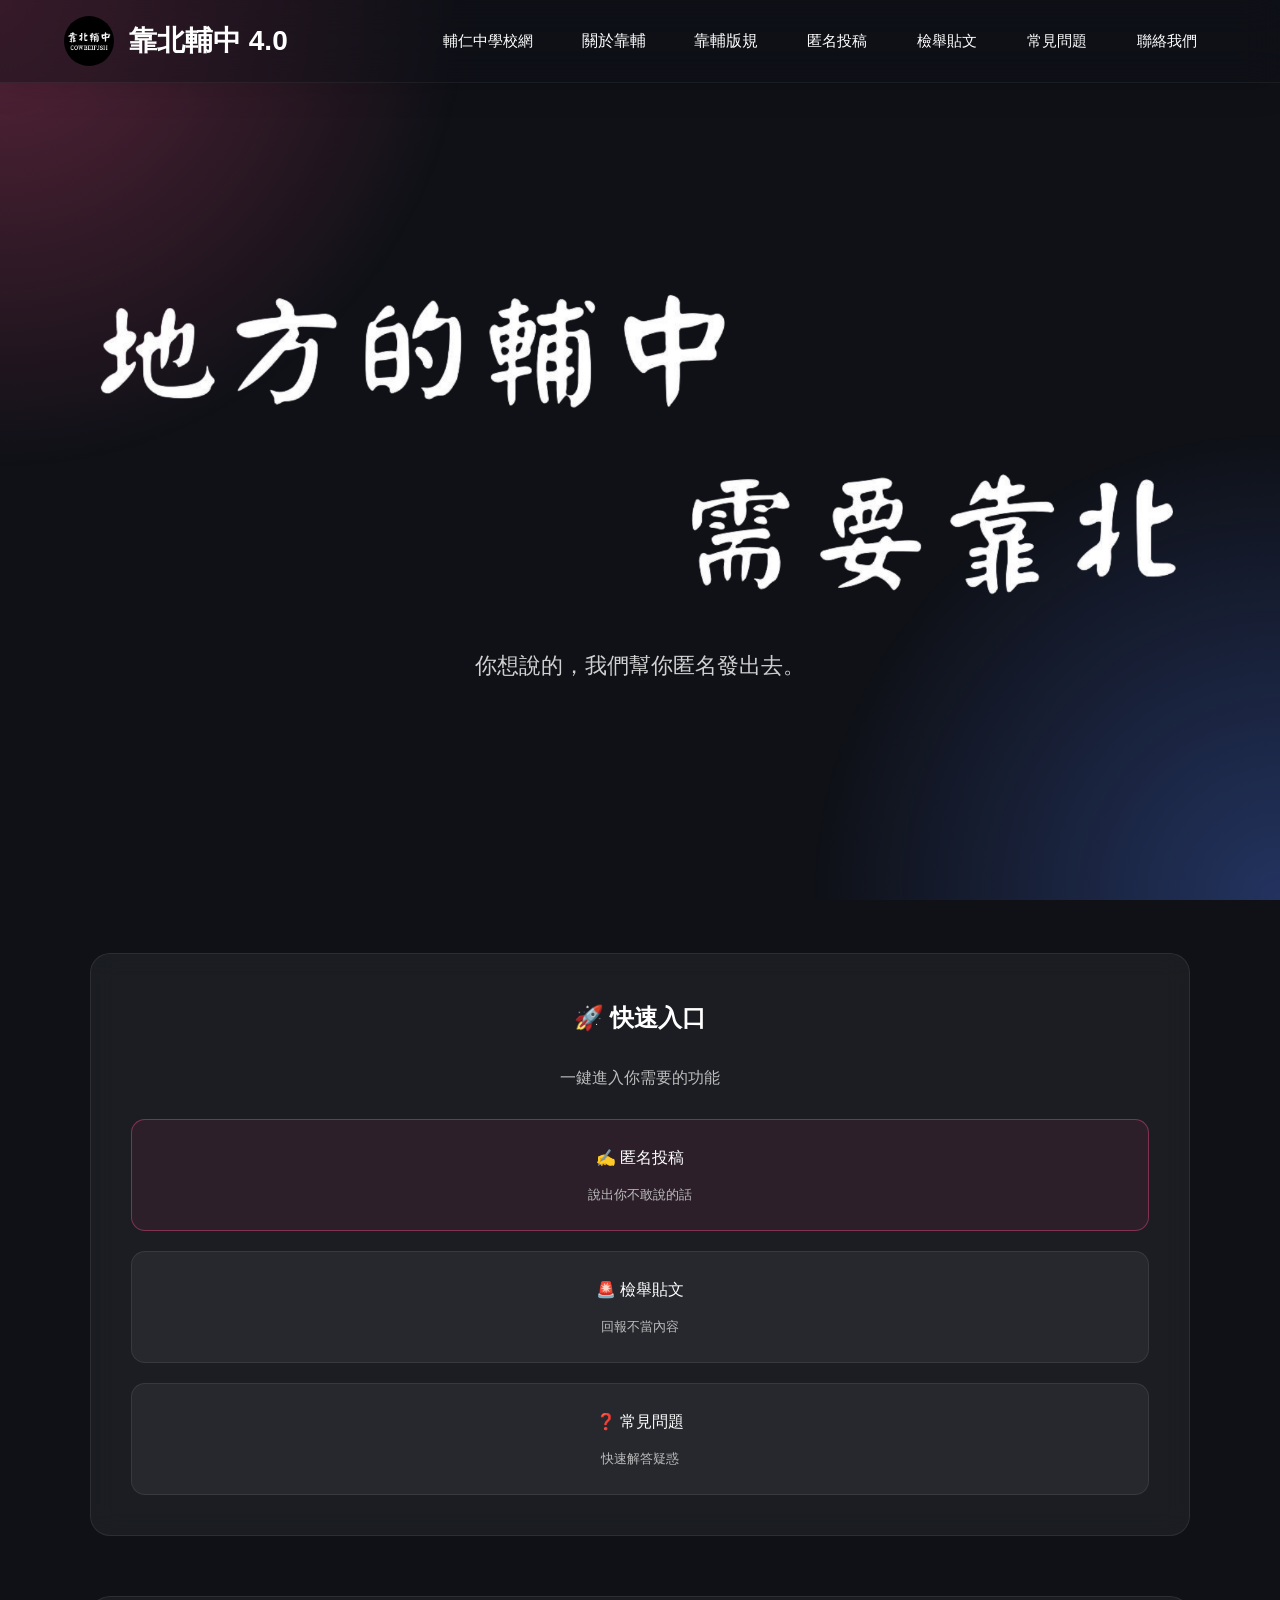
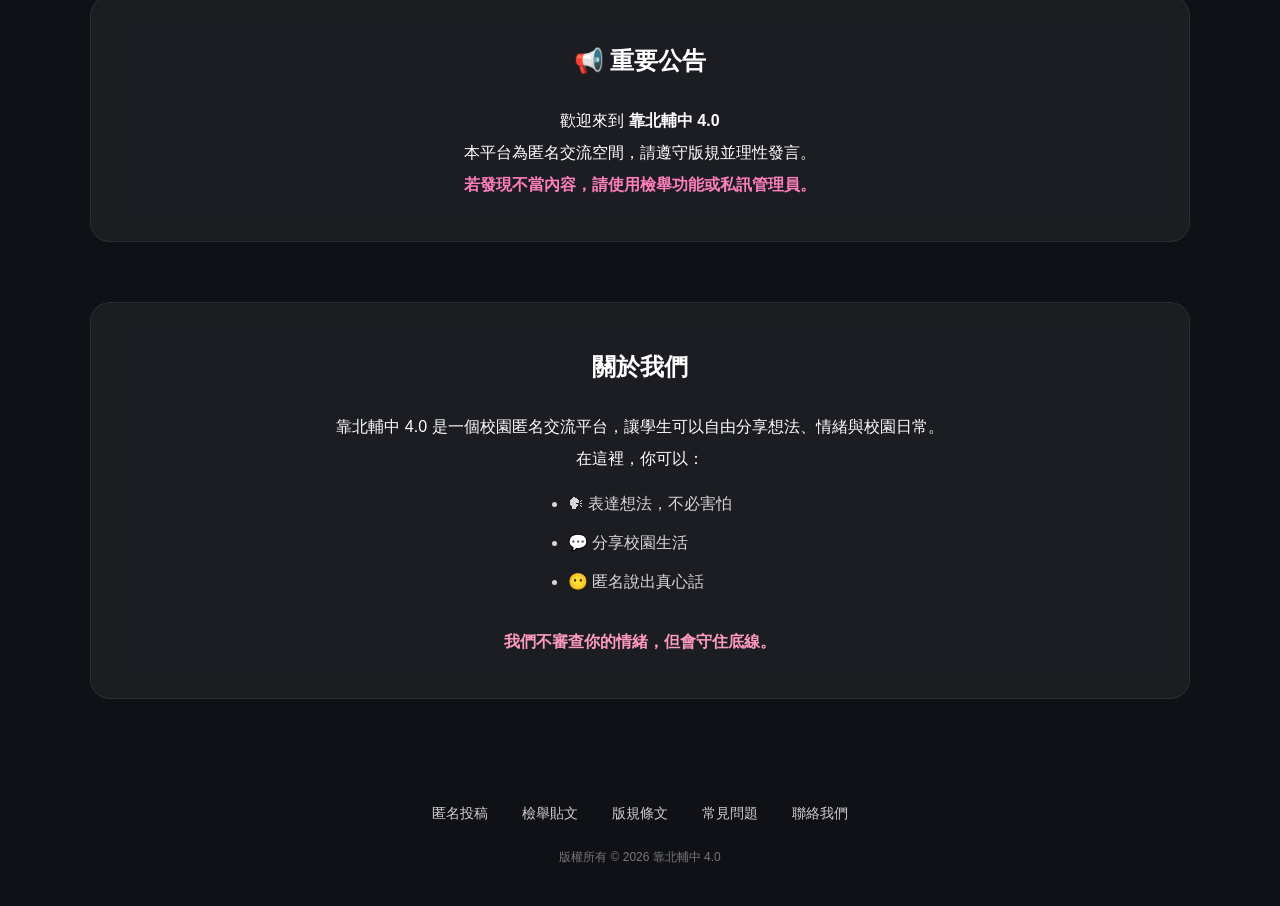
<file: index.html>
<!DOCTYPE html>
<html lang="zh-Hant">

<head>
    <meta charset="UTF-8">
    <meta name="viewport" content="width=device-width, initial-scale=1.0">
    <title>靠北輔中 4.0</title>
    <link rel="stylesheet" href="css/global.css">
    <link rel="stylesheet" href="css/layout.css">
    <link rel="stylesheet" href="css/header.css">
    <link rel="stylesheet" href="css/footer.css">
    <link rel="stylesheet" href="css/index.css">
</head>

<body>

<div class="background"></div>

<header>

    <!-- Logo -->
    <a href="index.html" class="logo-area">
        <img src="assets/logo.png" alt="logo" class="logo-img">
        <div class="logo-text">靠北輔中 4.0</div>
    </a>

    <!-- Hamburger（手機/平板用） -->
    <button class="hamburger" id="hamburger-btn">
        ☰
    </button>

    <!-- Navigation -->
    <nav id="main-nav">

        <a href="https://rpage.fjsh.cy.edu.tw/" target="_blank">輔仁中學校網</a>

        <div class="dropdown">
            <button class="dropbtn">關於靠輔</button>
            <div class="dropdown-content">
                <a href="about_intro.html">靠輔簡介</a>
                <a href="about_history.html">靠輔歷史</a>
            </div>
        </div>

        <div class="dropdown">
            <button class="dropbtn">靠輔版規</button>
            <div class="dropdown-content">
                <a href="rules.html">版規條文</a>
                <a href="disclaimer.html">免責聲明</a>
            </div>
        </div>

        <a href="submit_gate.html">匿名投稿</a>
        <a href="report.html">檢舉貼文</a>
        <a href="faq.html">常見問題</a>

        <a href="https://www.instagram.com/cb_fjsh?utm_source=ig_web_button_share_sheet&igsh=ZDNlZDc0MzIxNw==" target="_blank">
            聯絡我們
        </a>

    </nav>

</header>

<!-- Hero -->
<section class="hero">

    <img 
    src="assets/hero-banner.png" 
    alt="匿名投稿平台" 
    class="hero-img"
    >

    <p>
        你想說的，我們幫你匿名發出去。
    </p>

</section>

<!-- QUICK ACTION -->
<section class="glass-card quick-section">
    
    <h2>🚀 快速入口</h2>
    
    <p class="section-subtitle">
        一鍵進入你需要的功能
    </p>

    <div class="quick-grid">
        
        <a href="submit_gate.html" class="quick-card primary">
            ✍️ 匿名投稿
            <span>說出你不敢說的話</span>
        </a>

        <a href="report.html" class="quick-card">
            🚨 檢舉貼文
            <span>回報不當內容</span>
        </a>

        <a href="faq.html" class="quick-card">
            ❓ 常見問題
            <span>快速解答疑惑</span>
        </a>
    
    </div>

</section>

<!-- FEATURED ANNOUNCEMENT -->
<section class="glass-card featured">
    
    <h2>📢 重要公告</h2>

    <div class="announcement-box">
        
        <p>
            歡迎來到 <b>靠北輔中 4.0</b>
        </p>
        
        <p>
            本平台為匿名交流空間，請遵守版規並理性發言。
        </p>
        
        <p class="highlight">
            若發現不當內容，請使用檢舉功能或私訊管理員。
        </p>
    
    </div>

</section>

<!-- BRAND STORY -->
<section id="about" class="glass-card brand-story">
    
    <h2>關於我們</h2>

    <p>
        靠北輔中 4.0 是一個校園匿名交流平台，讓學生可以自由分享想法、情緒與校園日常。
    </p>

    <p>
        在這裡，你可以：
    </p>

    <ul class="brand-list">
        <li>🗣 表達想法，不必害怕</li>
        <li>💬 分享校園生活</li>
        <li>😶 匿名說出真心話</li>
    </ul>

    <p class="brand-slogan">
        我們不審查你的情緒，但會守住底線。
    </p>

</section>

<footer>

    <div class="footer-links">

        <a href="submit_gate.html">匿名投稿</a>
        <a href="report.html">檢舉貼文</a>
        <a href="rules.html">版規條文</a>
        <a href="faq.html">常見問題</a>

        <a href="https://www.instagram.com/cb_fjsh?utm_source=ig_web_button_share_sheet&igsh=ZDNlZDc0MzIxNw==" target="_blank">
            聯絡我們
        </a>

    </div>

    <p class="footer-copy">
        版權所有 &copy; 2026 靠北輔中 4.0
    </p>

</footer>

<script src="js/script.js"></script>

</body>
</html>
</file>
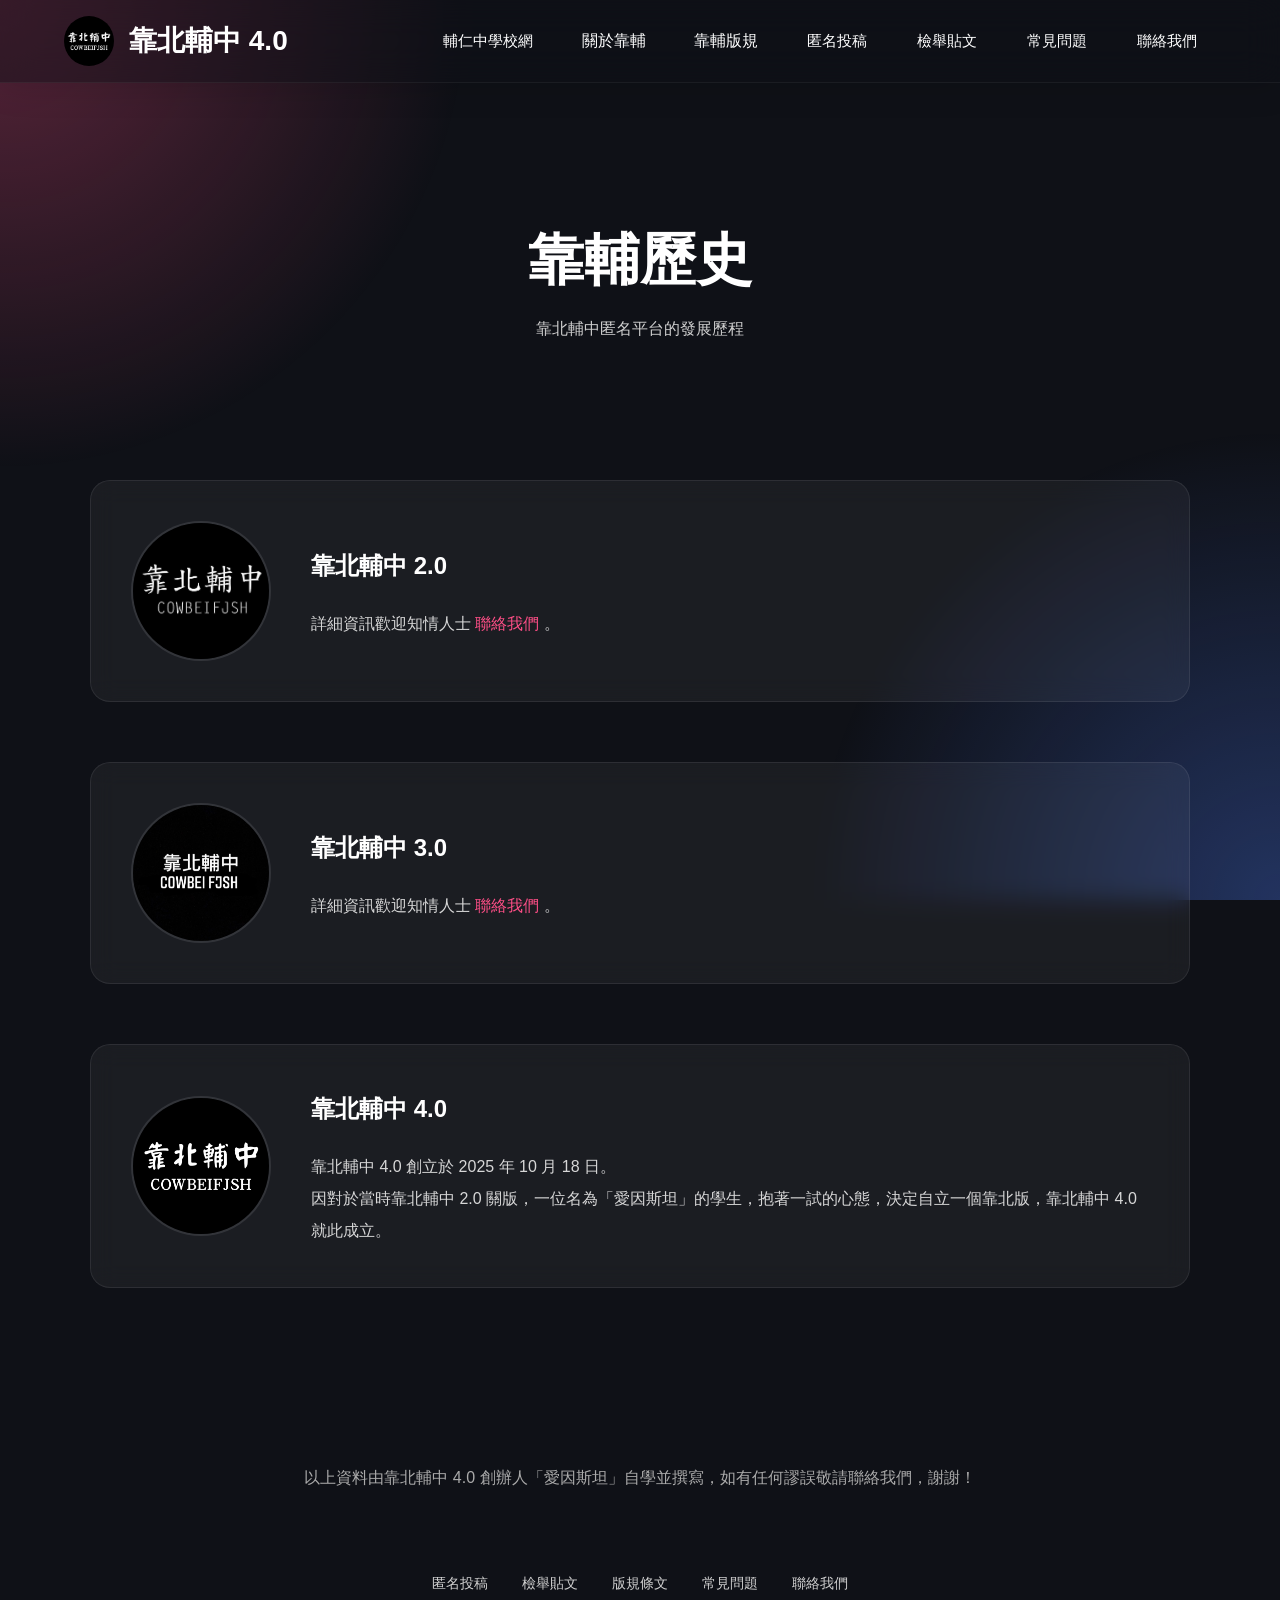
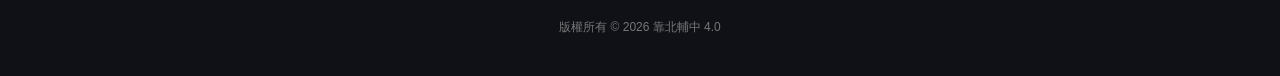
<file: about_history.html>
<!DOCTYPE html>
<html lang="zh-Hant">

<head>
    <meta charset="UTF-8">
    <meta name="viewport" content="width=device-width, initial-scale=1.0">
    <title>靠北輔中 4.0 - 靠輔歷史</title>
    <link rel="stylesheet" href="css/global.css">
    <link rel="stylesheet" href="css/layout.css">
    <link rel="stylesheet" href="css/header.css">
    <link rel="stylesheet" href="css/footer.css">
    <link rel="stylesheet" href="css/history.css">
</head>

<body>

<!-- 背景 -->
<div class="background"></div>

<header>

    <!-- Logo -->
    <a href="index.html" class="logo-area">
        <img src="assets/logo.png" alt="logo" class="logo-img">
        <div class="logo-text">靠北輔中 4.0</div>
    </a>

    <!-- Hamburger（手機/平板用） -->
    <button class="hamburger" id="hamburger-btn">
        ☰
    </button>

    <!-- Navigation -->
    <nav id="main-nav">

        <a href="https://rpage.fjsh.cy.edu.tw/" target="_blank">輔仁中學校網</a>

        <div class="dropdown">
            <button class="dropbtn">關於靠輔</button>
            <div class="dropdown-content">
                <a href="about_intro.html">靠輔簡介</a>
                <a href="about_history.html">靠輔歷史</a>
            </div>
        </div>

        <div class="dropdown">
            <button class="dropbtn">靠輔版規</button>
            <div class="dropdown-content">
                <a href="rules.html">版規條文</a>
                <a href="disclaimer.html">免責聲明</a>
            </div>
        </div>

        <a href="submit_gate.html">匿名投稿</a>
        <a href="report.html">檢舉貼文</a>
        <a href="faq.html">常見問題</a>

        <a href="https://www.instagram.com/cb_fjsh?utm_source=ig_web_button_share_sheet&igsh=ZDNlZDc0MzIxNw==" target="_blank">
            聯絡我們
        </a>

    </nav>

</header>

<!-- Hero -->
<section class="sub-hero">

    <h1>靠輔歷史</h1>
    <p>靠北輔中匿名平台的發展歷程</p>

</section>

<!-- Timeline -->
<section class="history-container">

    <!-- 2.0 -->
    <div class="history-card glass-card">

        <img src="assets/cbfjsh2.png" class="history-logo" alt="靠北輔中2.0">
        
        <div class="history-content">
            <h2>靠北輔中 2.0</h2>
            <p>
                詳細資訊歡迎知情人士
                <a href="https://www.instagram.com/cb_fjsh?utm_source=ig_web_button_share_sheet&igsh=ZDNlZDc0MzIxNw=="
                   target="_blank" class="inline-link">
                   聯絡我們
                </a>
                。
            </p>
        </div>

    </div>

    <!-- 3.0 -->
    <div class="history-card glass-card">

        <img src="assets/cbfjsh3.png" class="history-logo" alt="靠北輔中3.0">
        
        <div class="history-content">
            <h2>靠北輔中 3.0</h2>
            <p>
                詳細資訊歡迎知情人士
                <a href="https://www.instagram.com/cb_fjsh?utm_source=ig_web_button_share_sheet&igsh=ZDNlZDc0MzIxNw=="
                   target="_blank" class="inline-link">
                   聯絡我們
                </a>
                。
            </p>
        </div>

    </div>

    <!-- 4.0 -->
    <div class="history-card glass-card">
        
        <img src="assets/logo.png" class="history-logo" alt="靠北輔中4.0">
        
        <div class="history-content">
            <h2>靠北輔中 4.0</h2>
            <p>靠北輔中 4.0 創立於 2025 年 10 月 18 日。</p>
            <p>
                因對於當時靠北輔中 2.0 關版，一位名為「愛因斯坦」的學生，抱著一試的心態，決定自立一個靠北版，靠北輔中 4.0 就此成立。
            </p>
        </div>
        
    </div>

</section>

<p style="text-align:center; color:#aaa; padding:40px 20px;">
    以上資料由靠北輔中 4.0 創辦人「愛因斯坦」自學並撰寫，如有任何謬誤敬請聯絡我們，謝謝！
</p>

<footer>

    <div class="footer-links">

        <a href="submit_gate.html">匿名投稿</a>
        <a href="report.html">檢舉貼文</a>
        <a href="rules.html">版規條文</a>
        <a href="faq.html">常見問題</a>

        <a href="https://www.instagram.com/cb_fjsh?utm_source=ig_web_button_share_sheet&igsh=ZDNlZDc0MzIxNw==" target="_blank">
            聯絡我們
        </a>

    </div>

    <p class="footer-copy">
        版權所有 &copy; 2026 靠北輔中 4.0
    </p>

</footer>

<script src="js/script.js"></script>

</body>
</html>
</file>
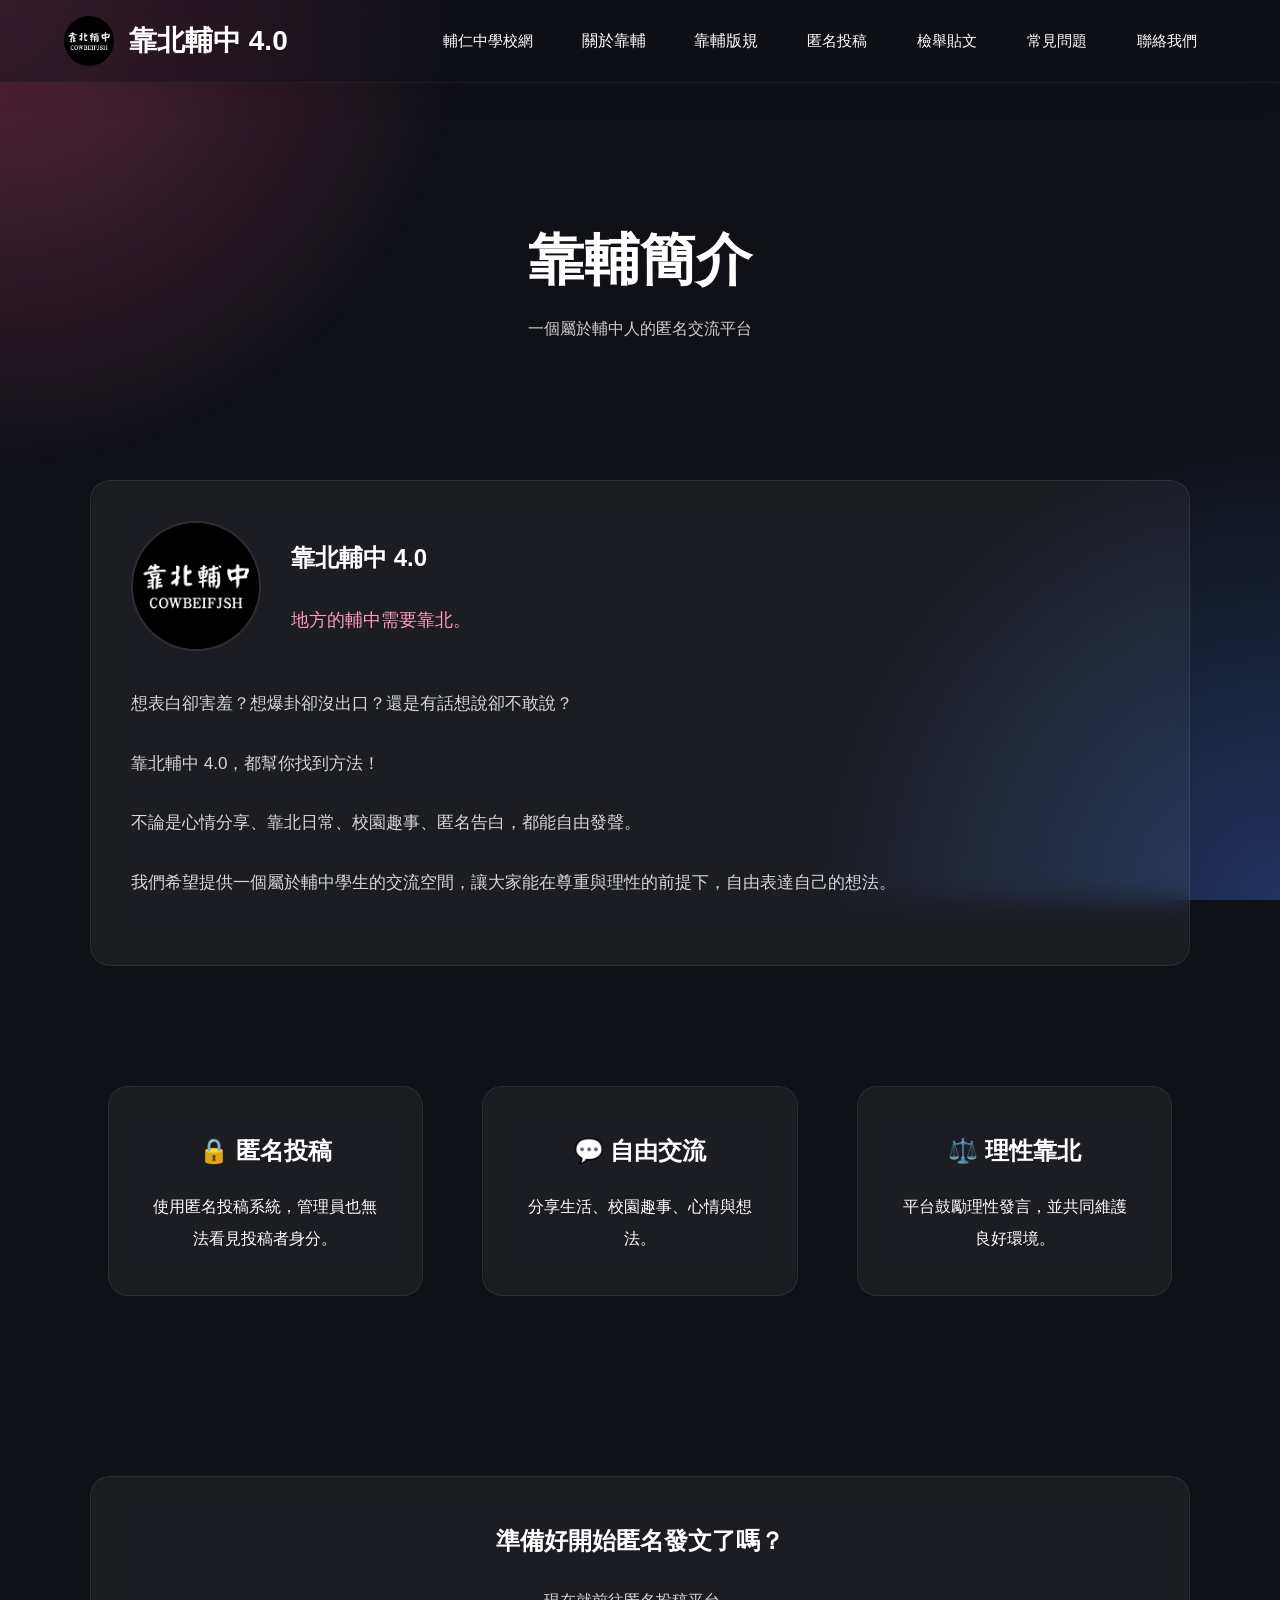
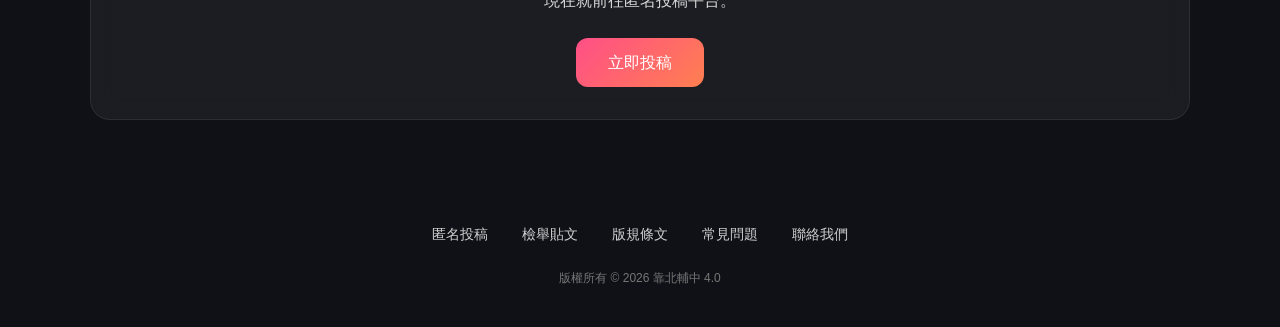
<file: about_intro.html>
<!DOCTYPE html>
<html lang="zh-Hant">

<head>
    <meta charset="UTF-8">
    <meta name="viewport" content="width=device-width, initial-scale=1.0">
    <title>靠北輔中 4.0 - 靠輔簡介</title>
    <link rel="stylesheet" href="css/global.css">
    <link rel="stylesheet" href="css/layout.css">
    <link rel="stylesheet" href="css/header.css">
    <link rel="stylesheet" href="css/footer.css">
    <link rel="stylesheet" href="css/intro.css">
</head>

<body>

<div class="background"></div>

<header>

    <!-- Logo -->
    <a href="index.html" class="logo-area">
        <img src="assets/logo.png" alt="logo" class="logo-img">
        <div class="logo-text">靠北輔中 4.0</div>
    </a>

    <!-- Hamburger（手機/平板用） -->
    <button class="hamburger" id="hamburger-btn">
        ☰
    </button>

    <!-- Navigation -->
    <nav id="main-nav">

        <a href="https://rpage.fjsh.cy.edu.tw/" target="_blank">輔仁中學校網</a>

        <div class="dropdown">
            <button class="dropbtn">關於靠輔</button>
            <div class="dropdown-content">
                <a href="about_intro.html">靠輔簡介</a>
                <a href="about_history.html">靠輔歷史</a>
            </div>
        </div>

        <div class="dropdown">
            <button class="dropbtn">靠輔版規</button>
            <div class="dropdown-content">
                <a href="rules.html">版規條文</a>
                <a href="disclaimer.html">免責聲明</a>
            </div>
        </div>

        <a href="submit_gate.html">匿名投稿</a>
        <a href="report.html">檢舉貼文</a>
        <a href="faq.html">常見問題</a>

        <a href="https://www.instagram.com/cb_fjsh?utm_source=ig_web_button_share_sheet&igsh=ZDNlZDc0MzIxNw==" target="_blank">
            聯絡我們
        </a>

    </nav>

</header>

<!-- Hero -->
<section class="sub-hero">
    
    <h1>靠輔簡介</h1>
    
    <p>一個屬於輔中人的匿名交流平台</p>

</section>

<!-- Intro Card -->
<section class="glass-card intro-card">

    <div class="intro-top">
        
        <img src="assets/logo.png" class="intro-logo" alt="靠北輔中 4.0">

        <div>
            <h2>靠北輔中 4.0</h2>
            <p class="intro-slogan">地方的輔中需要靠北。</p>
        </div>

    </div>

    <div class="intro-content">

        <p>
            想表白卻害羞？想爆卦卻沒出口？還是有話想說卻不敢說？
        </p>

        <p>
            靠北輔中 4.0，都幫你找到方法！
        </p>

        <p>
            不論是心情分享、靠北日常、校園趣事、匿名告白，都能自由發聲。
        </p>

        <p>
            我們希望提供一個屬於輔中學生的交流空間，讓大家能在尊重與理性的前提下，自由表達自己的想法。
        </p>

    </div>

</section>

<!-- Feature -->
<section class="intro-feature-container">

    <div class="glass-card intro-feature">
        <h2>🔒 匿名投稿</h2>
        <p>使用匿名投稿系統，管理員也無法看見投稿者身分。</p>
    </div>

    <div class="glass-card intro-feature">
        <h2>💬 自由交流</h2>
        <p>分享生活、校園趣事、心情與想法。</p>
    </div>

    <div class="glass-card intro-feature">
        <h2>⚖️ 理性靠北</h2>
        <p>平台鼓勵理性發言，並共同維護良好環境。</p>
    </div>

</section>

<!-- CTA -->
<section class="glass-card intro-cta">
    
    <h2>準備好開始匿名發文了嗎？</h2>
    
    <p>現在就前往匿名投稿平台。</p>

    <a href="submit_gate.html" class="submit-btn">立即投稿</a>

</section>

<footer>

    <div class="footer-links">

        <a href="submit_gate.html">匿名投稿</a>
        <a href="report.html">檢舉貼文</a>
        <a href="rules.html">版規條文</a>
        <a href="faq.html">常見問題</a>

        <a href="https://www.instagram.com/cb_fjsh?utm_source=ig_web_button_share_sheet&igsh=ZDNlZDc0MzIxNw==" target="_blank">
            聯絡我們
        </a>

    </div>

    <p class="footer-copy">
        版權所有 &copy; 2026 靠北輔中 4.0
    </p>

</footer>

<script src="js/script.js"></script>

</body>
</html>
</file>
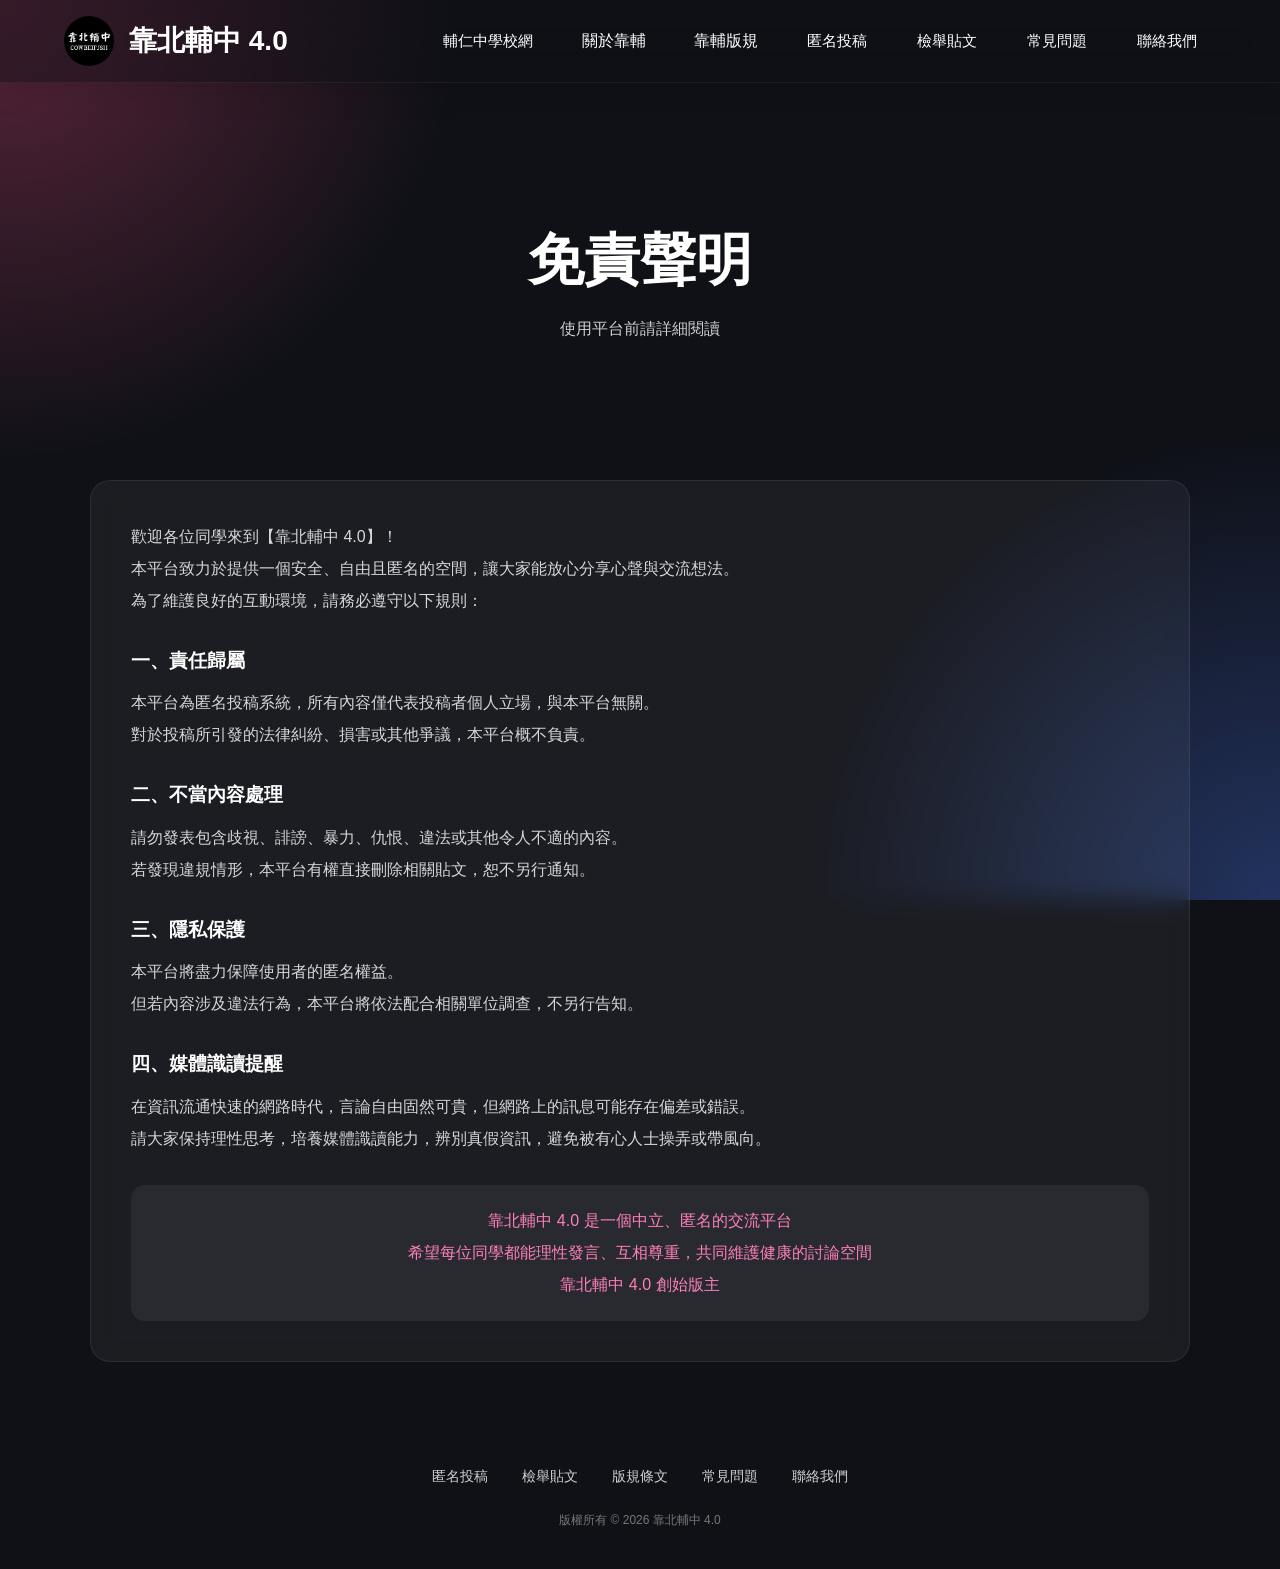
<file: disclaimer.html>
<!DOCTYPE html>
<html lang="zh-Hant">

<head>
    <meta charset="UTF-8">
    <meta name="viewport" content="width=device-width, initial-scale=1.0">
    <title>靠北輔中 4.0 - 免責聲明</title>
    <link rel="stylesheet" href="css/global.css">
    <link rel="stylesheet" href="css/layout.css">
    <link rel="stylesheet" href="css/header.css">
    <link rel="stylesheet" href="css/footer.css">
</head>

<body>

<div class="background"></div>

<header>

    <!-- Logo -->
    <a href="index.html" class="logo-area">
        <img src="assets/logo.png" alt="logo" class="logo-img">
        <div class="logo-text">靠北輔中 4.0</div>
    </a>

    <!-- Hamburger（手機/平板用） -->
    <button class="hamburger" id="hamburger-btn">
        ☰
    </button>

    <!-- Navigation -->
    <nav id="main-nav">

        <a href="https://rpage.fjsh.cy.edu.tw/" target="_blank">輔仁中學校網</a>

        <div class="dropdown">
            <button class="dropbtn">關於靠輔</button>
            <div class="dropdown-content">
                <a href="about_intro.html">靠輔簡介</a>
                <a href="about_history.html">靠輔歷史</a>
            </div>
        </div>

        <div class="dropdown">
            <button class="dropbtn">靠輔版規</button>
            <div class="dropdown-content">
                <a href="rules.html">版規條文</a>
                <a href="disclaimer.html">免責聲明</a>
            </div>
        </div>

        <a href="submit_gate.html">匿名投稿</a>
        <a href="report.html">檢舉貼文</a>
        <a href="faq.html">常見問題</a>

        <a href="https://www.instagram.com/cb_fjsh?utm_source=ig_web_button_share_sheet&igsh=ZDNlZDc0MzIxNw==" target="_blank">
            聯絡我們
        </a>

    </nav>

</header>

<!-- Hero -->
<section class="sub-hero">
    
    <h1>免責聲明</h1>
    
    <p>使用平台前請詳細閱讀</p>

</section>

<!-- Content -->
<section class="glass-card disclaimer-card">

    <p class="disclaimer-intro">
        歡迎各位同學來到【靠北輔中 4.0】！<br>
        本平台致力於提供一個安全、自由且匿名的空間，讓大家能放心分享心聲與交流想法。<br>
        為了維護良好的互動環境，請務必遵守以下規則：
    </p>

    <div class="disclaimer-block">
        <h3>一、責任歸屬</h3>
        <p>
            本平台為匿名投稿系統，所有內容僅代表投稿者個人立場，與本平台無關。<br>
            對於投稿所引發的法律糾紛、損害或其他爭議，本平台概不負責。
        </p>
    </div>

    <div class="disclaimer-block">
        <h3>二、不當內容處理</h3>
        <p>
            請勿發表包含歧視、誹謗、暴力、仇恨、違法或其他令人不適的內容。<br>
            若發現違規情形，本平台有權直接刪除相關貼文，恕不另行通知。
        </p>
    </div>

    <div class="disclaimer-block">
        <h3>三、隱私保護</h3>
        <p>
            本平台將盡力保障使用者的匿名權益。<br>
            但若內容涉及違法行為，本平台將依法配合相關單位調查，不另行告知。
        </p>
    </div>

    <div class="disclaimer-block">
        <h3>四、媒體識讀提醒</h3>
        <p>
            在資訊流通快速的網路時代，言論自由固然可貴，但網路上的訊息可能存在偏差或錯誤。<br>
            請大家保持理性思考，培養媒體識讀能力，辨別真假資訊，避免被有心人士操弄或帶風向。
        </p>
    </div>

    <div class="warning-box">
        靠北輔中 4.0 是一個中立、匿名的交流平台<br>
        希望每位同學都能理性發言、互相尊重，共同維護健康的討論空間<br>
        靠北輔中 4.0 創始版主
    </div>

</section>

<footer>

    <div class="footer-links">

        <a href="submit_gate.html">匿名投稿</a>
        <a href="report.html">檢舉貼文</a>
        <a href="rules.html">版規條文</a>
        <a href="faq.html">常見問題</a>

        <a href="https://www.instagram.com/cb_fjsh?utm_source=ig_web_button_share_sheet&igsh=ZDNlZDc0MzIxNw==" target="_blank">
            聯絡我們
        </a>

    </div>

    <p class="footer-copy">
        版權所有 &copy; 2026 靠北輔中 4.0
    </p>

</footer>

<script src="js/script.js"></script>

</body>
</html>
</file>
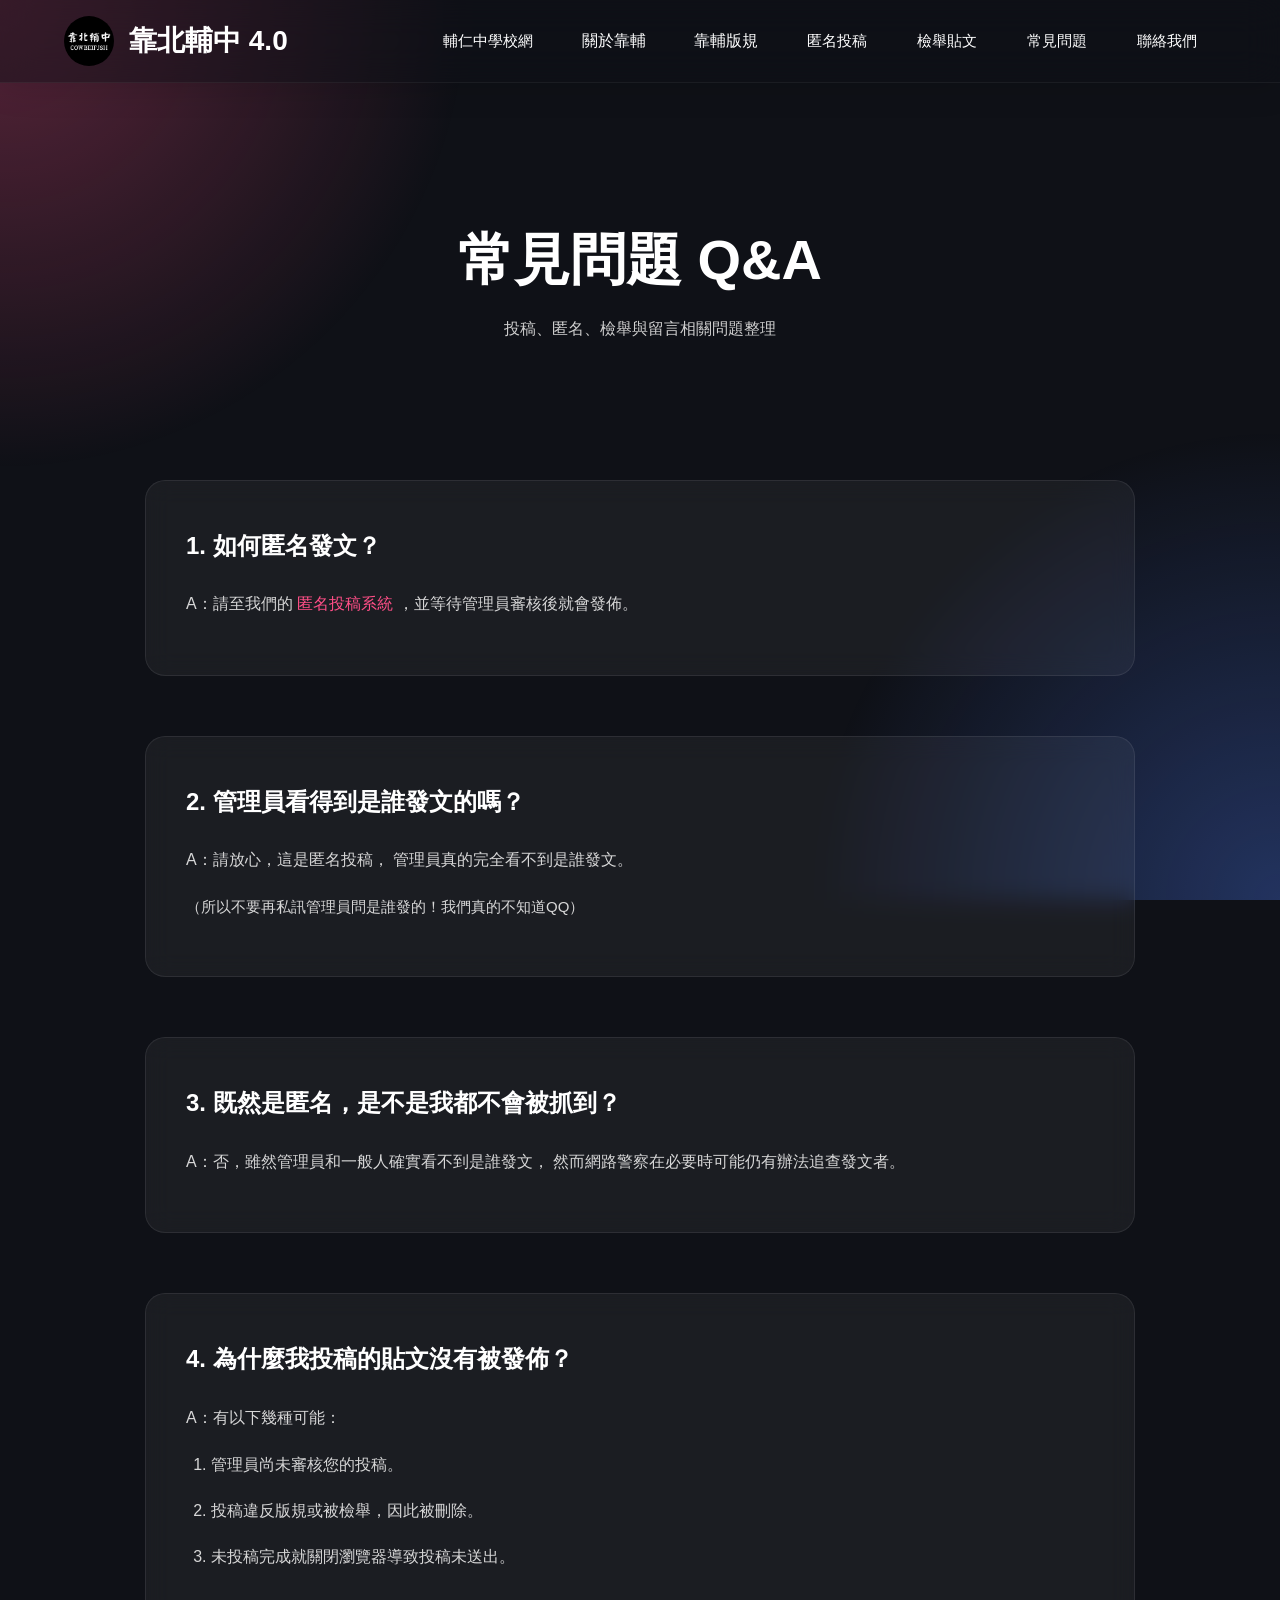
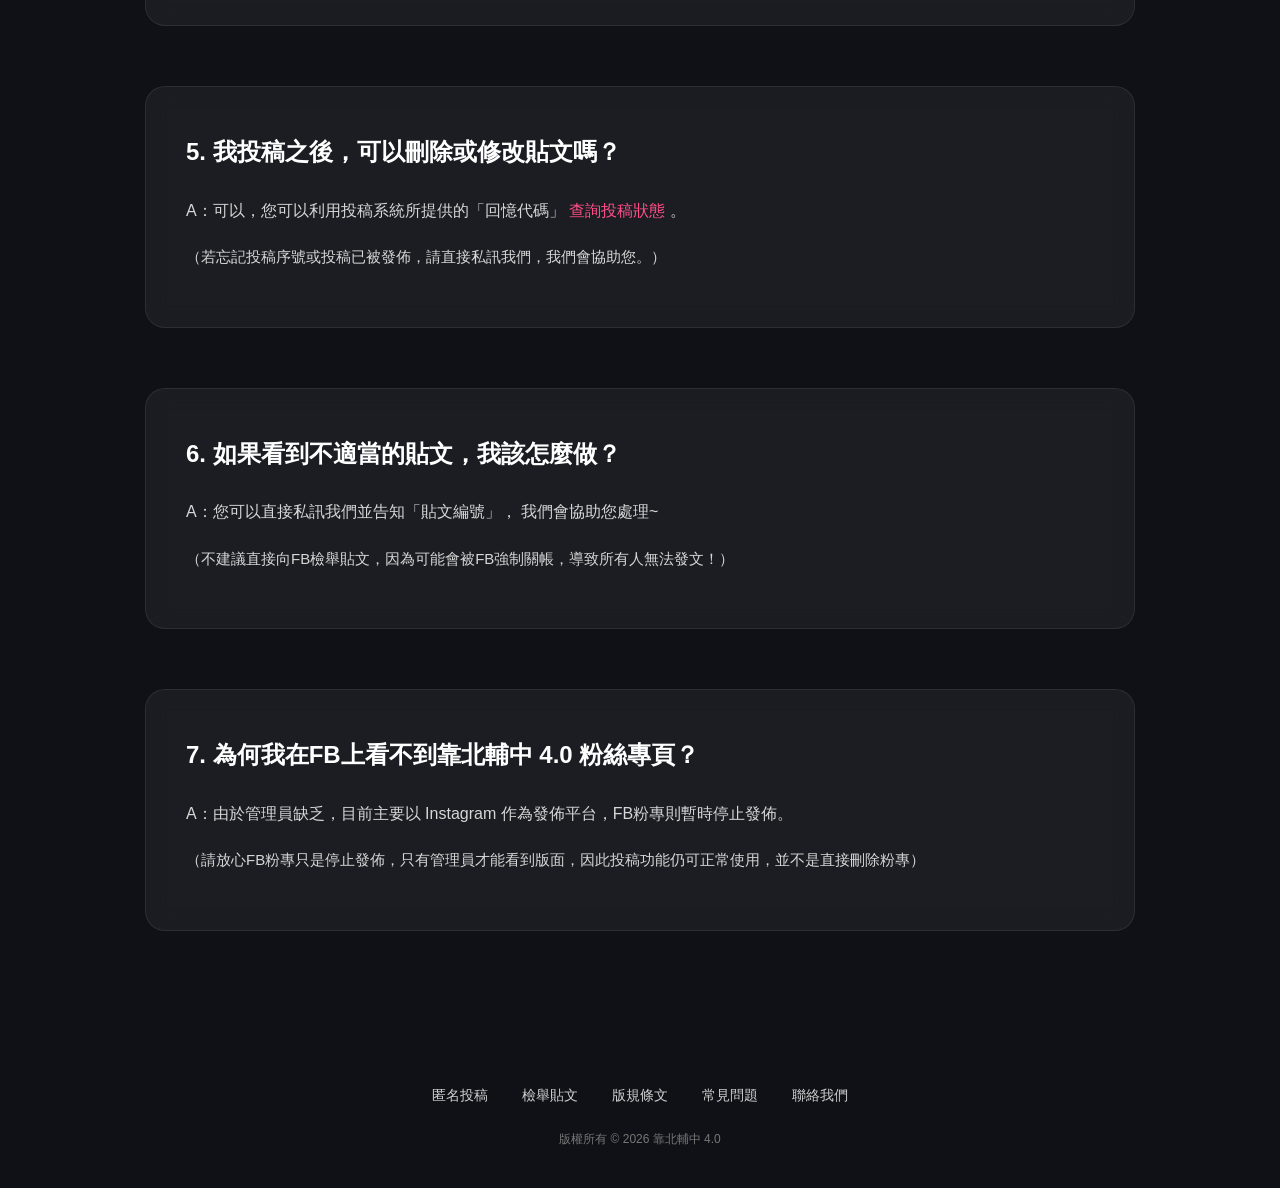
<file: faq.html>
<!DOCTYPE html>
<html lang="zh-Hant">

<head>
    <meta charset="UTF-8">
    <meta name="viewport" content="width=device-width, initial-scale=1.0">
    <title>靠北輔中 4.0 - 常見問題</title>
    <link rel="stylesheet" href="css/global.css">
    <link rel="stylesheet" href="css/layout.css">
    <link rel="stylesheet" href="css/header.css">
    <link rel="stylesheet" href="css/footer.css">
    <link rel="stylesheet" href="css/faq.css">
</head>

<body>

<div class="background"></div>

<header>

    <!-- Logo -->
    <a href="index.html" class="logo-area">
        <img src="assets/logo.png" alt="logo" class="logo-img">
        <div class="logo-text">靠北輔中 4.0</div>
    </a>

    <!-- Hamburger（手機/平板用） -->
    <button class="hamburger" id="hamburger-btn">
        ☰
    </button>

    <!-- Navigation -->
    <nav id="main-nav">

        <a href="https://rpage.fjsh.cy.edu.tw/" target="_blank">輔仁中學校網</a>

        <div class="dropdown">
            <button class="dropbtn">關於靠輔</button>
            <div class="dropdown-content">
                <a href="about_intro.html">靠輔簡介</a>
                <a href="about_history.html">靠輔歷史</a>
            </div>
        </div>

        <div class="dropdown">
            <button class="dropbtn">靠輔版規</button>
            <div class="dropdown-content">
                <a href="rules.html">版規條文</a>
                <a href="disclaimer.html">免責聲明</a>
            </div>
        </div>

        <a href="submit_gate.html">匿名投稿</a>
        <a href="report.html">檢舉貼文</a>
        <a href="faq.html">常見問題</a>

        <a href="https://www.instagram.com/cb_fjsh?utm_source=ig_web_button_share_sheet&igsh=ZDNlZDc0MzIxNw==" target="_blank">
            聯絡我們
        </a>

    </nav>

</header>

<!-- Hero -->
<section class="sub-hero">

    <h1>常見問題 Q&amp;A</h1>

    <p>投稿、匿名、檢舉與留言相關問題整理</p>

</section>

<!-- FAQ -->
<section class="faq-container">

    <!-- Q1 -->
    <div class="glass-card faq-item">
        <h2>1. 如何匿名發文？</h2>
        <p>
            A：請至我們的
            <a href="https://submit.crush.ninja/cbfjsh" target="_blank" class="inline-link">
                匿名投稿系統
            </a>
            ，並等待管理員審核後就會發佈。
        </p>
    </div>

    <!-- Q2 -->
    <div class="glass-card faq-item">
        <h2>2. 管理員看得到是誰發文的嗎？</h2>
        <p>
            A：請放心，這是匿名投稿，
            管理員真的完全看不到是誰發文。
        </p>
        <p class="faq-note">
            （所以不要再私訊管理員問是誰發的！我們真的不知道QQ）
        </p>
    </div>

    <!-- Q3 -->
    <div class="glass-card faq-item">
        <h2>3. 既然是匿名，是不是我都不會被抓到？</h2>
        <p>
            A：否，雖然管理員和一般人確實看不到是誰發文，
            然而網路警察在必要時可能仍有辦法追查發文者。
        </p>
    </div>

    <!-- Q4 -->
    <div class="glass-card faq-item">
        <h2>4. 為什麼我投稿的貼文沒有被發佈？</h2>
        <p>A：有以下幾種可能：</p>
        <ol>
            <li>管理員尚未審核您的投稿。</li>
            <li>投稿違反版規或被檢舉，因此被刪除。</li>
            <li>未投稿完成就關閉瀏覽器導致投稿未送出。</li>
        </ol>
    </div>

    <!-- Q5 -->
    <div class="glass-card faq-item">
        <h2>5. 我投稿之後，可以刪除或修改貼文嗎？</h2>
        <p>
            A：可以，您可以利用投稿系統所提供的「回憶代碼」
            <a href="https://www.crush.ninja/zh-tw/submissions/recall/" target="_blank" class="inline-link">
                查詢投稿狀態
            </a>
            。
        </p>
        <p class="faq-note">
            （若忘記投稿序號或投稿已被發佈，請直接私訊我們，我們會協助您。）
        </p>
    </div>

    <!-- Q6 -->
    <div class="glass-card faq-item">
        <h2>6. 如果看到不適當的貼文，我該怎麼做？</h2>
        <p>
            A：您可以直接私訊我們並告知「貼文編號」，
            我們會協助您處理~
        </p>
        <p class="faq-note">
            （不建議直接向FB檢舉貼文，因為可能會被FB強制關帳，導致所有人無法發文！）
        </p>
    </div>

    <!-- Q7 -->
    <div class="glass-card faq-item">
        <h2>7. 為何我在FB上看不到靠北輔中 4.0 粉絲專頁？</h2>
        <p>
            A：由於管理員缺乏，目前主要以 Instagram 作為發佈平台，FB粉專則暫時停止發佈。
        </p>
        <p class="faq-note">
            （請放心FB粉專只是停止發佈，只有管理員才能看到版面，因此投稿功能仍可正常使用，並不是直接刪除粉專）
        </p>
    </div>

</section>

<footer>

    <div class="footer-links">

        <a href="submit_gate.html">匿名投稿</a>
        <a href="report.html">檢舉貼文</a>
        <a href="rules.html">版規條文</a>
        <a href="faq.html">常見問題</a>

        <a href="https://www.instagram.com/cb_fjsh?utm_source=ig_web_button_share_sheet&igsh=ZDNlZDc0MzIxNw==" target="_blank">
            聯絡我們
        </a>

    </div>

    <p class="footer-copy">
        版權所有 &copy; 2026 靠北輔中 4.0
    </p>

</footer>

<script src="js/script.js"></script>

</body>
</html>
</file>
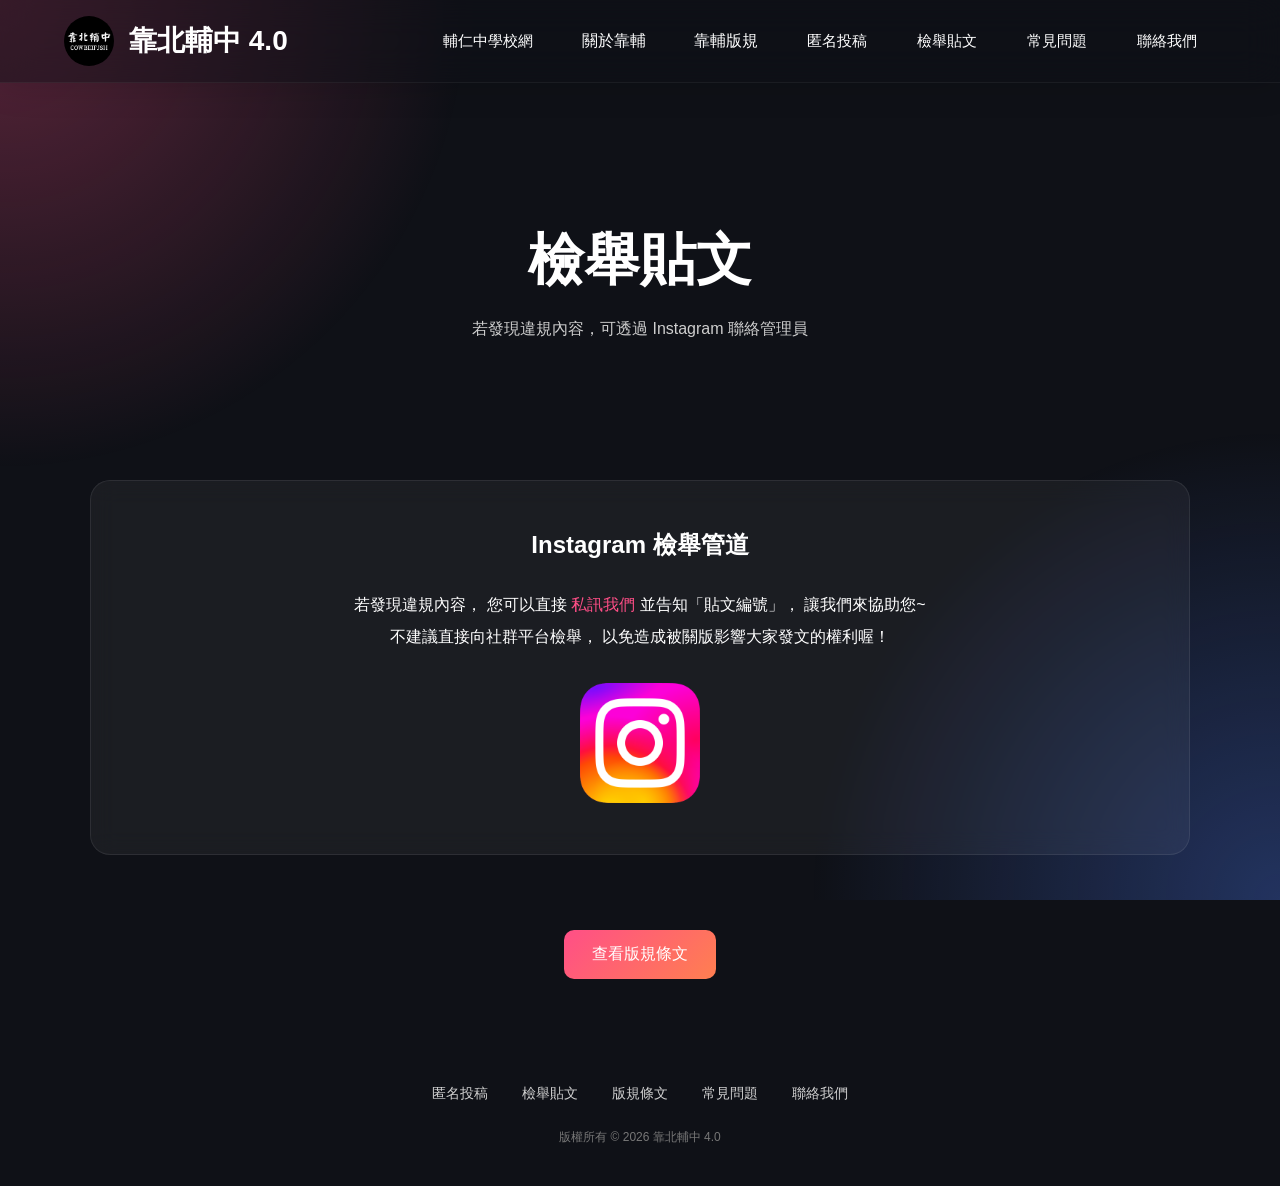
<file: report.html>
<!DOCTYPE html>
<html lang="zh-Hant">

<head>
    <meta charset="UTF-8">
    <meta name="viewport" content="width=device-width, initial-scale=1.0">
    <title>靠北輔中 4.0 - 檢舉貼文</title>
    <link rel="stylesheet" href="css/global.css">
    <link rel="stylesheet" href="css/layout.css">
    <link rel="stylesheet" href="css/header.css">
    <link rel="stylesheet" href="css/footer.css">
    <link rel="stylesheet" href="css/report.css">
</head>

<body>

<div class="background"></div>

<header>

    <!-- Logo -->
    <a href="index.html" class="logo-area">
        <img src="assets/logo.png" alt="logo" class="logo-img">
        <div class="logo-text">靠北輔中 4.0</div>
    </a>

    <!-- Hamburger（手機/平板用） -->
    <button class="hamburger" id="hamburger-btn">
        ☰
    </button>

    <!-- Navigation -->
    <nav id="main-nav">

        <a href="https://rpage.fjsh.cy.edu.tw/" target="_blank">輔仁中學校網</a>

        <div class="dropdown">
            <button class="dropbtn">關於靠輔</button>
            <div class="dropdown-content">
                <a href="about_intro.html">靠輔簡介</a>
                <a href="about_history.html">靠輔歷史</a>
            </div>
        </div>

        <div class="dropdown">
            <button class="dropbtn">靠輔版規</button>
            <div class="dropdown-content">
                <a href="rules.html">版規條文</a>
                <a href="disclaimer.html">免責聲明</a>
            </div>
        </div>

        <a href="submit_gate.html">匿名投稿</a>
        <a href="report.html">檢舉貼文</a>
        <a href="faq.html">常見問題</a>

        <a href="https://www.instagram.com/cb_fjsh?utm_source=ig_web_button_share_sheet&igsh=ZDNlZDc0MzIxNw==" target="_blank">
            聯絡我們
        </a>

    </nav>

</header>

<!-- Hero -->
<section class="sub-hero">
    
    <h1>檢舉貼文</h1>
    
    <p>若發現違規內容，可透過 Instagram 聯絡管理員</p>

</section>

<!-- Report Card -->
<section class="glass-card report-card">

    <h2>Instagram 檢舉管道</h2>

    <p>
        若發現違規內容，
        您可以直接
        <a
            href="https://www.instagram.com/cb_fjsh?utm_source=ig_web_button_share_sheet&igsh=ZDNlZDc0MzIxNw=="
            target="_blank"
            class="inline-link"
        >
            私訊我們
        </a>
        並告知「貼文編號」，
        讓我們來協助您~
    </p>

    <p>
        不建議直接向社群平台檢舉，
        以免造成被關版影響大家發文的權利喔！
    </p>

    <!-- IG -->
    <a
        href="https://www.instagram.com/cb_fjsh?utm_source=ig_web_button_share_sheet&igsh=ZDNlZDc0MzIxNw=="
        target="_blank"
        class="ig-link"
    >
        <img
            src="assets/instagram.png"
            alt="Instagram"
            class="ig-logo"
        >
    </a>

</section>

<!-- rules button -->
<div class="rules-btn-area">
    <a href="rules.html" class="rules-btn">
        查看版規條文
    </a>
</div>

<footer>

    <div class="footer-links">

        <a href="submit_gate.html">匿名投稿</a>
        <a href="report.html">檢舉貼文</a>
        <a href="rules.html">版規條文</a>
        <a href="faq.html">常見問題</a>

        <a href="https://www.instagram.com/cb_fjsh?utm_source=ig_web_button_share_sheet&igsh=ZDNlZDc0MzIxNw==" target="_blank">
            聯絡我們
        </a>

    </div>

    <p class="footer-copy">
        版權所有 &copy; 2026 靠北輔中 4.0
    </p>

</footer>
<script src="js/script.js"></script>

</body>
</html>
</file>
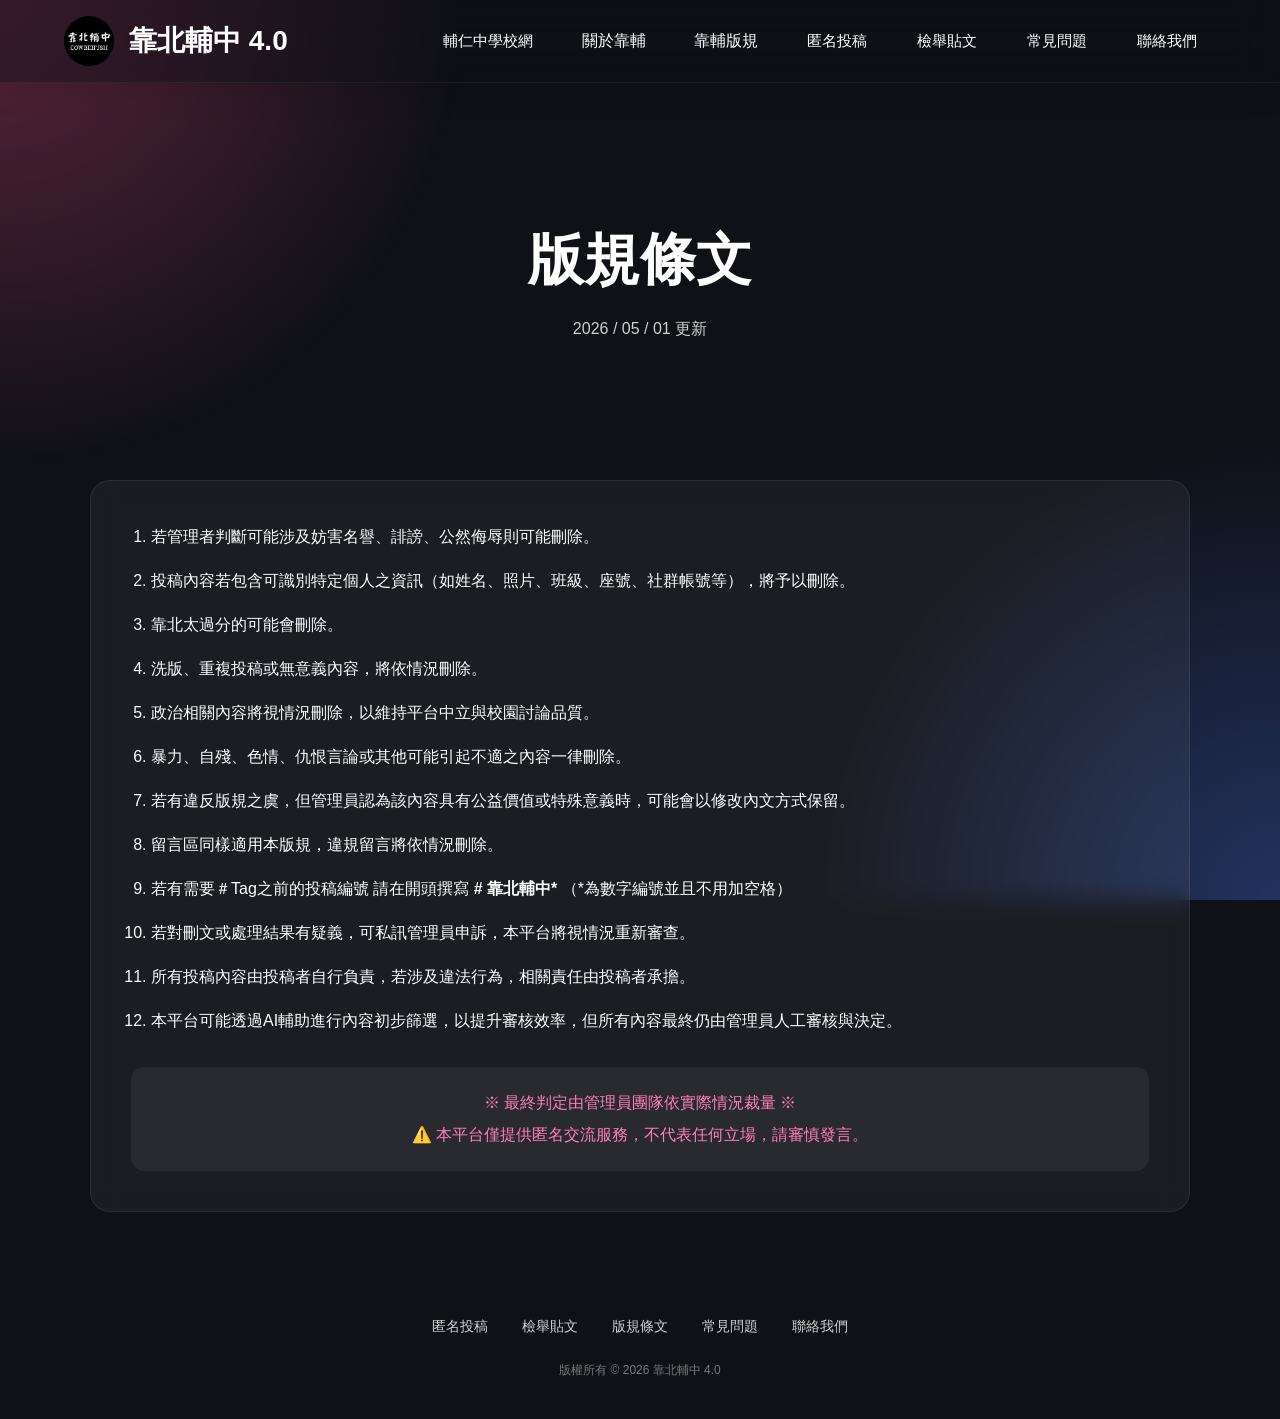
<file: rules.html>
<!DOCTYPE html>
<html lang="zh-Hant">

<head>
    <meta charset="UTF-8">
    <meta name="viewport" content="width=device-width, initial-scale=1.0">
    <title>靠北輔中 4.0 - 版規條文</title>
    <link rel="stylesheet" href="css/global.css">
    <link rel="stylesheet" href="css/layout.css">
    <link rel="stylesheet" href="css/header.css">
    <link rel="stylesheet" href="css/footer.css">
    <link rel="stylesheet" href="css/rules.css">
</head>

<body>

<div class="background"></div>

<header>

    <!-- Logo -->
    <a href="index.html" class="logo-area">
        <img src="assets/logo.png" alt="logo" class="logo-img">
        <div class="logo-text">靠北輔中 4.0</div>
    </a>

    <!-- Hamburger（手機/平板用） -->
    <button class="hamburger" id="hamburger-btn">
        ☰
    </button>

    <!-- Navigation -->
    <nav id="main-nav">

        <a href="https://rpage.fjsh.cy.edu.tw/" target="_blank">輔仁中學校網</a>

        <div class="dropdown">
            <button class="dropbtn">關於靠輔</button>
            <div class="dropdown-content">
                <a href="about_intro.html">靠輔簡介</a>
                <a href="about_history.html">靠輔歷史</a>
            </div>
        </div>

        <div class="dropdown">
            <button class="dropbtn">靠輔版規</button>
            <div class="dropdown-content">
                <a href="rules.html">版規條文</a>
                <a href="disclaimer.html">免責聲明</a>
            </div>
        </div>

        <a href="submit_gate.html">匿名投稿</a>
        <a href="report.html">檢舉貼文</a>
        <a href="faq.html">常見問題</a>

        <a href="https://www.instagram.com/cb_fjsh?utm_source=ig_web_button_share_sheet&igsh=ZDNlZDc0MzIxNw==" target="_blank">
            聯絡我們
        </a>

    </nav>

</header>

<!-- Hero -->
<section class="sub-hero">
    
    <h1>版規條文</h1>
    
    <p>2026 / 05 / 01 更新</p>

</section>

<!-- Rules -->
<section class="glass-card">

    <ol>
        <li>若管理者判斷可能涉及妨害名譽、誹謗、公然侮辱則可能刪除。</li>

        <li>投稿內容若包含可識別特定個人之資訊（如姓名、照片、班級、座號、社群帳號等），將予以刪除。</li>

        <li>靠北太過分的可能會刪除。</li>

        <li>洗版、重複投稿或無意義內容，將依情況刪除。</li>

        <li>政治相關內容將視情況刪除，以維持平台中立與校園討論品質。</li>

        <li>暴力、自殘、色情、仇恨言論或其他可能引起不適之內容一律刪除。</li>

        <li>若有違反版規之虞，但管理員認為該內容具有公益價值或特殊意義時，可能會以修改內文方式保留。</li>

        <li>留言區同樣適用本版規，違規留言將依情況刪除。</li>

        <li>
            若有需要＃Tag之前的投稿編號 請在開頭撰寫
            <b># 靠北輔中*</b>
            （*為數字編號並且不用加空格）
        </li>

        <li>若對刪文或處理結果有疑義，可私訊管理員申訴，本平台將視情況重新審查。</li>

        <li>所有投稿內容由投稿者自行負責，若涉及違法行為，相關責任由投稿者承擔。</li>

        <li>本平台可能透過AI輔助進行內容初步篩選，以提升審核效率，但所有內容最終仍由管理員人工審核與決定。</li>
    </ol>

    <div class="warning-box">
        <p>※ 最終判定由管理員團隊依實際情況裁量 ※</p>
        <p>⚠️ 本平台僅提供匿名交流服務，不代表任何立場，請審慎發言。</p>
    </div>

</section>

<footer>

    <div class="footer-links">

        <a href="submit_gate.html">匿名投稿</a>
        <a href="report.html">檢舉貼文</a>
        <a href="rules.html">版規條文</a>
        <a href="faq.html">常見問題</a>

        <a href="https://www.instagram.com/cb_fjsh?utm_source=ig_web_button_share_sheet&igsh=ZDNlZDc0MzIxNw==" target="_blank">
            聯絡我們
        </a>

    </div>

    <p class="footer-copy">
        版權所有 &copy; 2026 靠北輔中 4.0
    </p>

</footer>

<script src="js/script.js"></script>

</body>
</html>
</file>
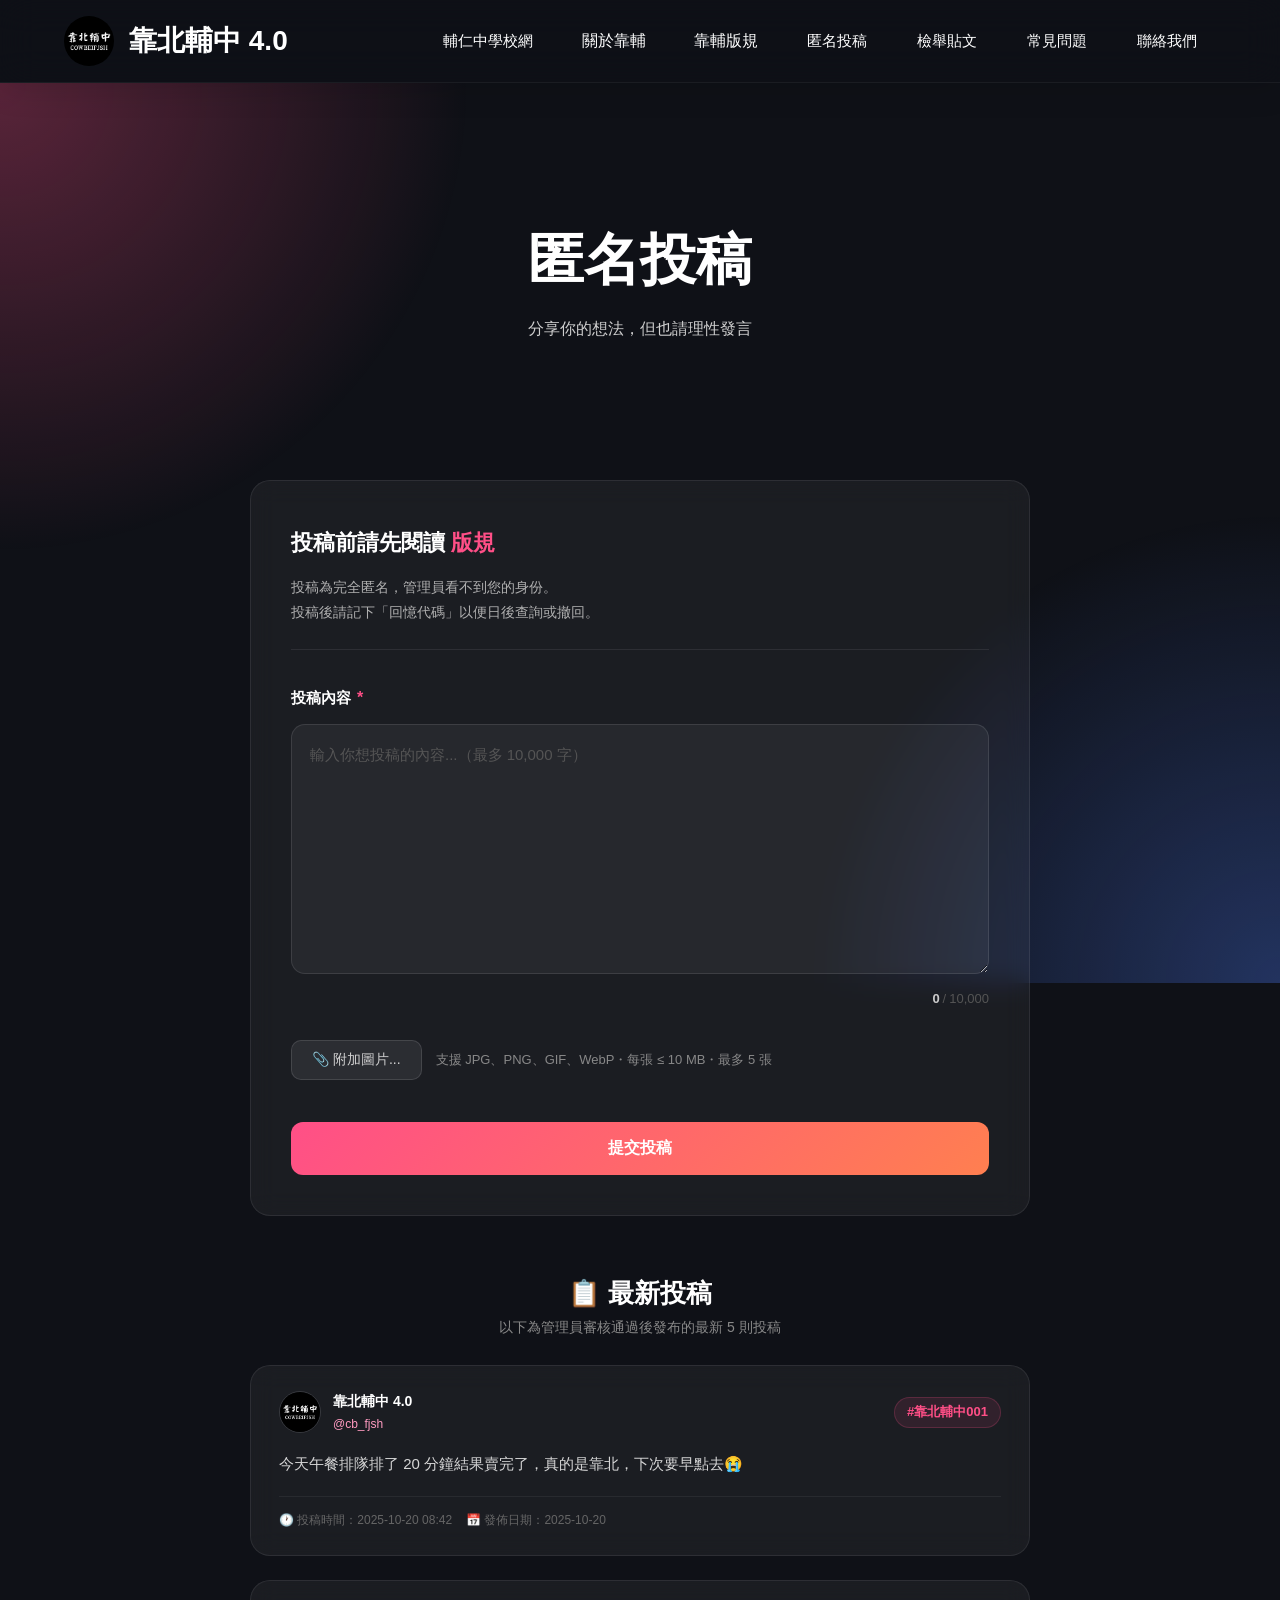
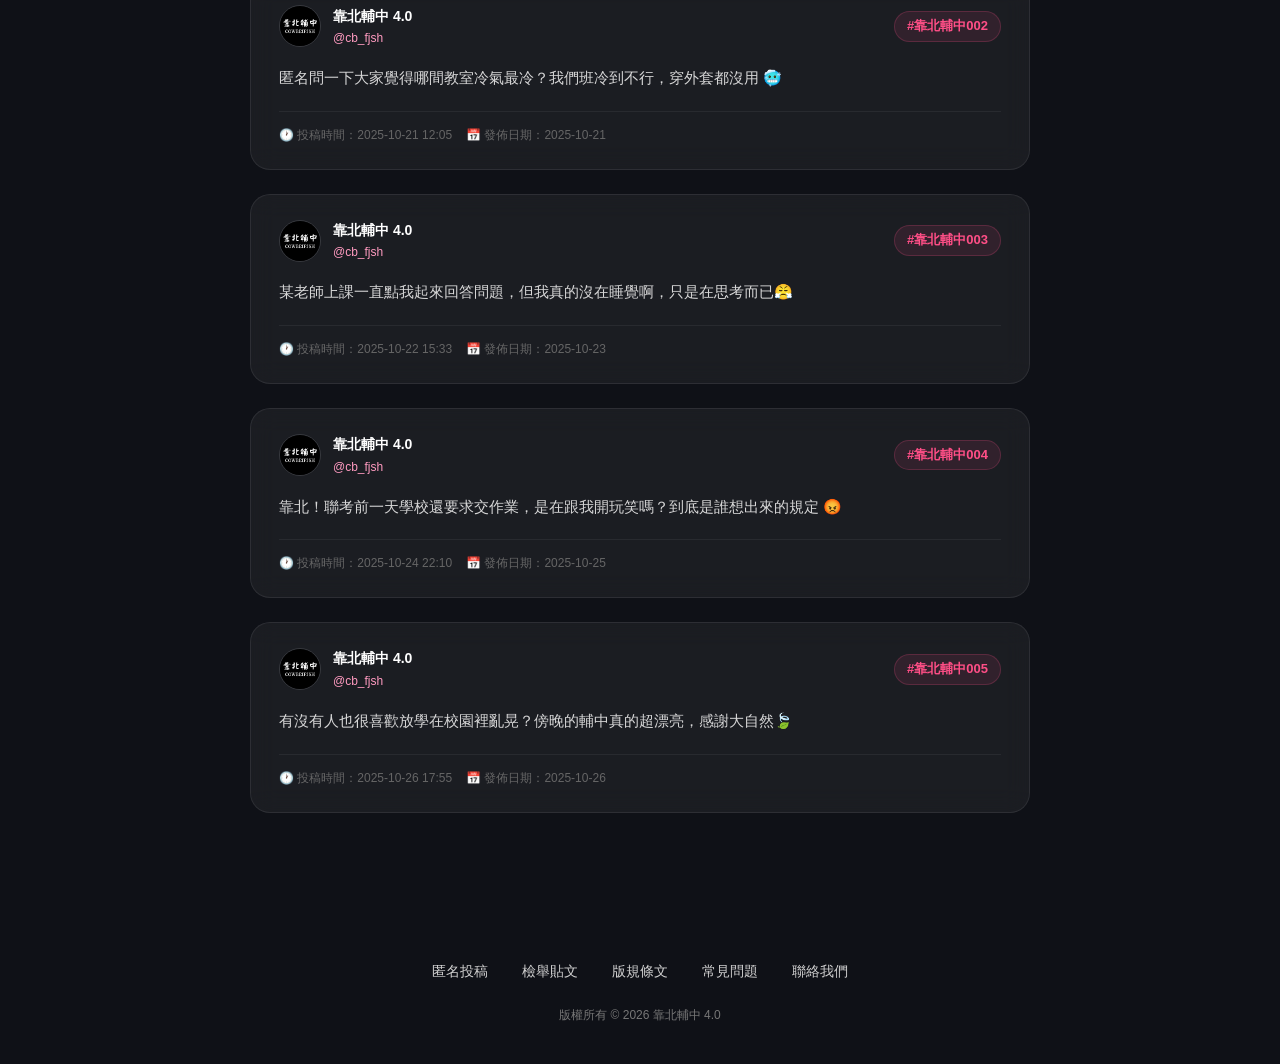
<file: submit.html>
<!DOCTYPE html>
<html lang="zh-Hant">

<head>
    <meta charset="UTF-8">
    <meta name="viewport" content="width=device-width, initial-scale=1.0">
    <title>靠北輔中 4.0 - 匿名投稿</title>
    <link rel="stylesheet" href="css/global.css">
    <link rel="stylesheet" href="css/layout.css">
    <link rel="stylesheet" href="css/header.css">
    <link rel="stylesheet" href="css/footer.css">
    <link rel="stylesheet" href="css/submit.css">
</head>

<header>

    <!-- Logo -->
    <a href="index.html" class="logo-area">
        <img src="assets/logo.png" alt="logo" class="logo-img">
        <div class="logo-text">靠北輔中 4.0</div>
    </a>

    <!-- Hamburger（手機/平板用） -->
    <button class="hamburger" id="hamburger-btn">
        ☰
    </button>

    <!-- Navigation -->
    <nav id="main-nav">

        <a href="https://rpage.fjsh.cy.edu.tw/" target="_blank">輔仁中學校網</a>

        <div class="dropdown">
            <button class="dropbtn">關於靠輔</button>
            <div class="dropdown-content">
                <a href="about_intro.html">靠輔簡介</a>
                <a href="about_history.html">靠輔歷史</a>
            </div>
        </div>

        <div class="dropdown">
            <button class="dropbtn">靠輔版規</button>
            <div class="dropdown-content">
                <a href="rules.html">版規條文</a>
                <a href="disclaimer.html">免責聲明</a>
            </div>
        </div>

        <a href="submit_gate.html">匿名投稿</a>
        <a href="report.html">檢舉貼文</a>
        <a href="faq.html">常見問題</a>

        <a href="https://www.instagram.com/cb_fjsh?utm_source=ig_web_button_share_sheet&igsh=ZDNlZDc0MzIxNw==" target="_blank">
            聯絡我們
        </a>

    </nav>

</header>

<body>

    <div class="background"></div>

    <!-- Sub-Hero -->
    <section class="sub-hero">
        <h1>匿名投稿</h1>
        <p>分享你的想法，但也請理性發言</p>
    </section>

    <!-- 投稿卡片 -->
    <section class="glass-card submit-card" id="submit-section">

        <!-- 版規提示 -->
        <div class="submit-rules-hint">
            <h2>
                投稿前請先閱讀
                <a href="rules.html" class="inline-link">版規</a>
            </h2>
            <p class="submit-hint-text">
                投稿為完全匿名，管理員看不到您的身份。<br>
                投稿後請記下「回憶代碼」以便日後查詢或撤回。
            </p>
        </div>

        <form class="submit-form" id="submit-form" novalidate>

            <!-- 投稿文字 -->
            <div class="form-group">

                <label class="form-label" for="post-content">
                    投稿內容
                    <span class="form-required">*</span>
                </label>

                <textarea
                    id="post-content"
                    class="form-textarea"
                    maxlength="10000"
                    placeholder="輸入你想投稿的內容...（最多 10,000 字）"
                    rows="8"
                ></textarea>

                <div class="char-counter">
                    <span id="char-now">0</span>
                    <span class="char-sep">/</span>
                    <span class="char-max">10,000</span>
                </div>

            </div>

            <!-- 圖片上傳 -->
            <div class="form-group">

                <!-- 隱藏的 file input -->
                <input
                    type="file"
                    id="post-image"
                    class="file-input-hidden"
                    accept="image/*"
                    multiple
                    style="display:none;"
                >

                <!-- 附加圖片按鈕列 -->
                <div class="attach-row">
                    <button type="button" class="attach-btn" id="attach-image-btn">
                        📎 附加圖片...
                    </button>
                    <span class="attach-hint">
                        支援 JPG、PNG、GIF、WebP・每張 ≤ 10 MB・最多 5 張
                    </span>
                </div>

                <!-- 圖片預覽清單 -->
                <div class="image-preview-list" id="image-preview-list"></div>

                <!-- 上傳進度條 -->
                <div class="upload-progress-wrap" id="upload-progress-wrap">
                    <div class="upload-progress-label">
                        <span id="upload-progress-filename">上傳中...</span>
                        <span id="upload-progress-pct">0%</span>
                    </div>
                    <div class="upload-progress-bar-bg">
                        <div class="upload-progress-bar-fill" id="upload-progress-bar"></div>
                    </div>
                </div>

            </div>

            <!-- 錯誤訊息區 -->
            <div class="form-error" id="form-error" role="alert" aria-live="polite"></div>

            <!-- 提交按鈕 -->
            <button
                type="submit"
                class="submit-btn submit-full-btn"
                id="submit-btn"
            >
                <span class="btn-text">提交投稿</span>
                <span class="btn-loading" aria-hidden="true">⏳ 送出中...</span>
            </button>

            <!-- 提交成功提示 -->
            <div class="submit-success" id="submit-success" role="status" aria-live="polite">

                <div class="success-icon">✅</div>

                <h3>投稿已送出！</h3>

                <p>請記下您的「回憶代碼」，可至
                    <a href="https://www.crush.ninja/zh-tw/submissions/recall/"
                       target="_blank" class="inline-link">
                        投稿狀態查詢
                    </a>
                    頁面確認審核進度。
                </p>

                <div class="recall-code-box">
                    <span class="recall-label">回憶代碼</span>
                    <span class="recall-code" id="recall-code">──</span>
                </div>

                <button type="button" class="submit-btn" id="submit-again-btn">
                    再次投稿
                </button>

            </div>

        </form>

    </section>

    <!-- 已發布投稿區 -->
    <section class="posts-section" id="posts-section">

        <div class="posts-header">
            <h2 class="posts-title">📋 最新投稿</h2>
            <p class="posts-subtitle">以下為管理員審核通過後發布的最新 5 則投稿</p>
        </div>

        <div class="posts-list" id="posts-list">

            <!-- Post Card 1 -->
            <article class="post-card glass-card" data-post-id="1">
                <div class="post-card-header">
                    <a href="https://www.instagram.com/cb_fjsh" target="_blank" class="post-author" aria-label="前往靠北輔中 4.0 Instagram">
                        <img src="assets/logo.png" alt="靠北輔中 4.0" class="post-author-logo">
                        <div class="post-author-info">
                            <span class="post-author-name">靠北輔中 4.0</span>
                            <span class="post-author-ig">@cb_fjsh</span>
                        </div>
                    </a>
                    <div class="post-number">#靠北輔中001</div>
                </div>
                <div class="post-content">
                    <p>今天午餐排隊排了 20 分鐘結果賣完了，真的是靠北，下次要早點去😭</p>
                </div>
                <div class="post-card-footer">
                    <span class="post-submit-time">🕐 投稿時間：2025-10-20 08:42</span>
                    <span class="post-publish-date">📅 發佈日期：2025-10-20</span>
                </div>
            </article>

            <!-- Post Card 2 -->
            <article class="post-card glass-card" data-post-id="2">
                <div class="post-card-header">
                    <a href="https://www.instagram.com/cb_fjsh" target="_blank" class="post-author">
                        <img src="assets/logo.png" alt="靠北輔中 4.0" class="post-author-logo">
                        <div class="post-author-info">
                            <span class="post-author-name">靠北輔中 4.0</span>
                            <span class="post-author-ig">@cb_fjsh</span>
                        </div>
                    </a>
                    <div class="post-number">#靠北輔中002</div>
                </div>
                <div class="post-content">
                    <p>匿名問一下大家覺得哪間教室冷氣最冷？我們班冷到不行，穿外套都沒用 🥶</p>
                </div>
                <div class="post-card-footer">
                    <span class="post-submit-time">🕐 投稿時間：2025-10-21 12:05</span>
                    <span class="post-publish-date">📅 發佈日期：2025-10-21</span>
                </div>
            </article>

            <!-- Post Card 3 -->
            <article class="post-card glass-card" data-post-id="3">
                <div class="post-card-header">
                    <a href="https://www.instagram.com/cb_fjsh" target="_blank" class="post-author">
                        <img src="assets/logo.png" alt="靠北輔中 4.0" class="post-author-logo">
                        <div class="post-author-info">
                            <span class="post-author-name">靠北輔中 4.0</span>
                            <span class="post-author-ig">@cb_fjsh</span>
                        </div>
                    </a>
                    <div class="post-number">#靠北輔中003</div>
                </div>
                <div class="post-content">
                    <p>某老師上課一直點我起來回答問題，但我真的沒在睡覺啊，只是在思考而已😤</p>
                </div>
                <div class="post-card-footer">
                    <span class="post-submit-time">🕐 投稿時間：2025-10-22 15:33</span>
                    <span class="post-publish-date">📅 發佈日期：2025-10-23</span>
                </div>
            </article>

            <!-- Post Card 4 -->
            <article class="post-card glass-card" data-post-id="4">
                <div class="post-card-header">
                    <a href="https://www.instagram.com/cb_fjsh" target="_blank" class="post-author">
                        <img src="assets/logo.png" alt="靠北輔中 4.0" class="post-author-logo">
                        <div class="post-author-info">
                            <span class="post-author-name">靠北輔中 4.0</span>
                            <span class="post-author-ig">@cb_fjsh</span>
                        </div>
                    </a>
                    <div class="post-number">#靠北輔中004</div>
                </div>
                <div class="post-content">
                    <p>靠北！聯考前一天學校還要求交作業，是在跟我開玩笑嗎？到底是誰想出來的規定 😡</p>
                </div>
                <div class="post-card-footer">
                    <span class="post-submit-time">🕐 投稿時間：2025-10-24 22:10</span>
                    <span class="post-publish-date">📅 發佈日期：2025-10-25</span>
                </div>
            </article>

            <!-- Post Card 5 -->
            <article class="post-card glass-card" data-post-id="5">
                <div class="post-card-header">
                    <a href="https://www.instagram.com/cb_fjsh" target="_blank" class="post-author">
                        <img src="assets/logo.png" alt="靠北輔中 4.0" class="post-author-logo">
                        <div class="post-author-info">
                            <span class="post-author-name">靠北輔中 4.0</span>
                            <span class="post-author-ig">@cb_fjsh</span>
                        </div>
                    </a>
                    <div class="post-number">#靠北輔中005</div>
                </div>
                <div class="post-content">
                    <p>有沒有人也很喜歡放學在校園裡亂晃？傍晚的輔中真的超漂亮，感謝大自然🍃</p>
                </div>
                <div class="post-card-footer">
                    <span class="post-submit-time">🕐 投稿時間：2025-10-26 17:55</span>
                    <span class="post-publish-date">📅 發佈日期：2025-10-26</span>
                </div>
            </article>

        </div>

    </section>

    <script src="js/script.js"></script>
    <script src="js/submit.js"></script>


</body>

<footer>

    <div class="footer-links">

        <a href="submit_gate.html">匿名投稿</a>
        <a href="report.html">檢舉貼文</a>
        <a href="rules.html">版規條文</a>
        <a href="faq.html">常見問題</a>

        <a href="https://www.instagram.com/cb_fjsh?utm_source=ig_web_button_share_sheet&igsh=ZDNlZDc0MzIxNw==" target="_blank">
            聯絡我們
        </a>

    </div>

    <p class="footer-copy">
        版權所有 &copy; 2026 靠北輔中 4.0
    </p>

</footer>


</html>
</file>
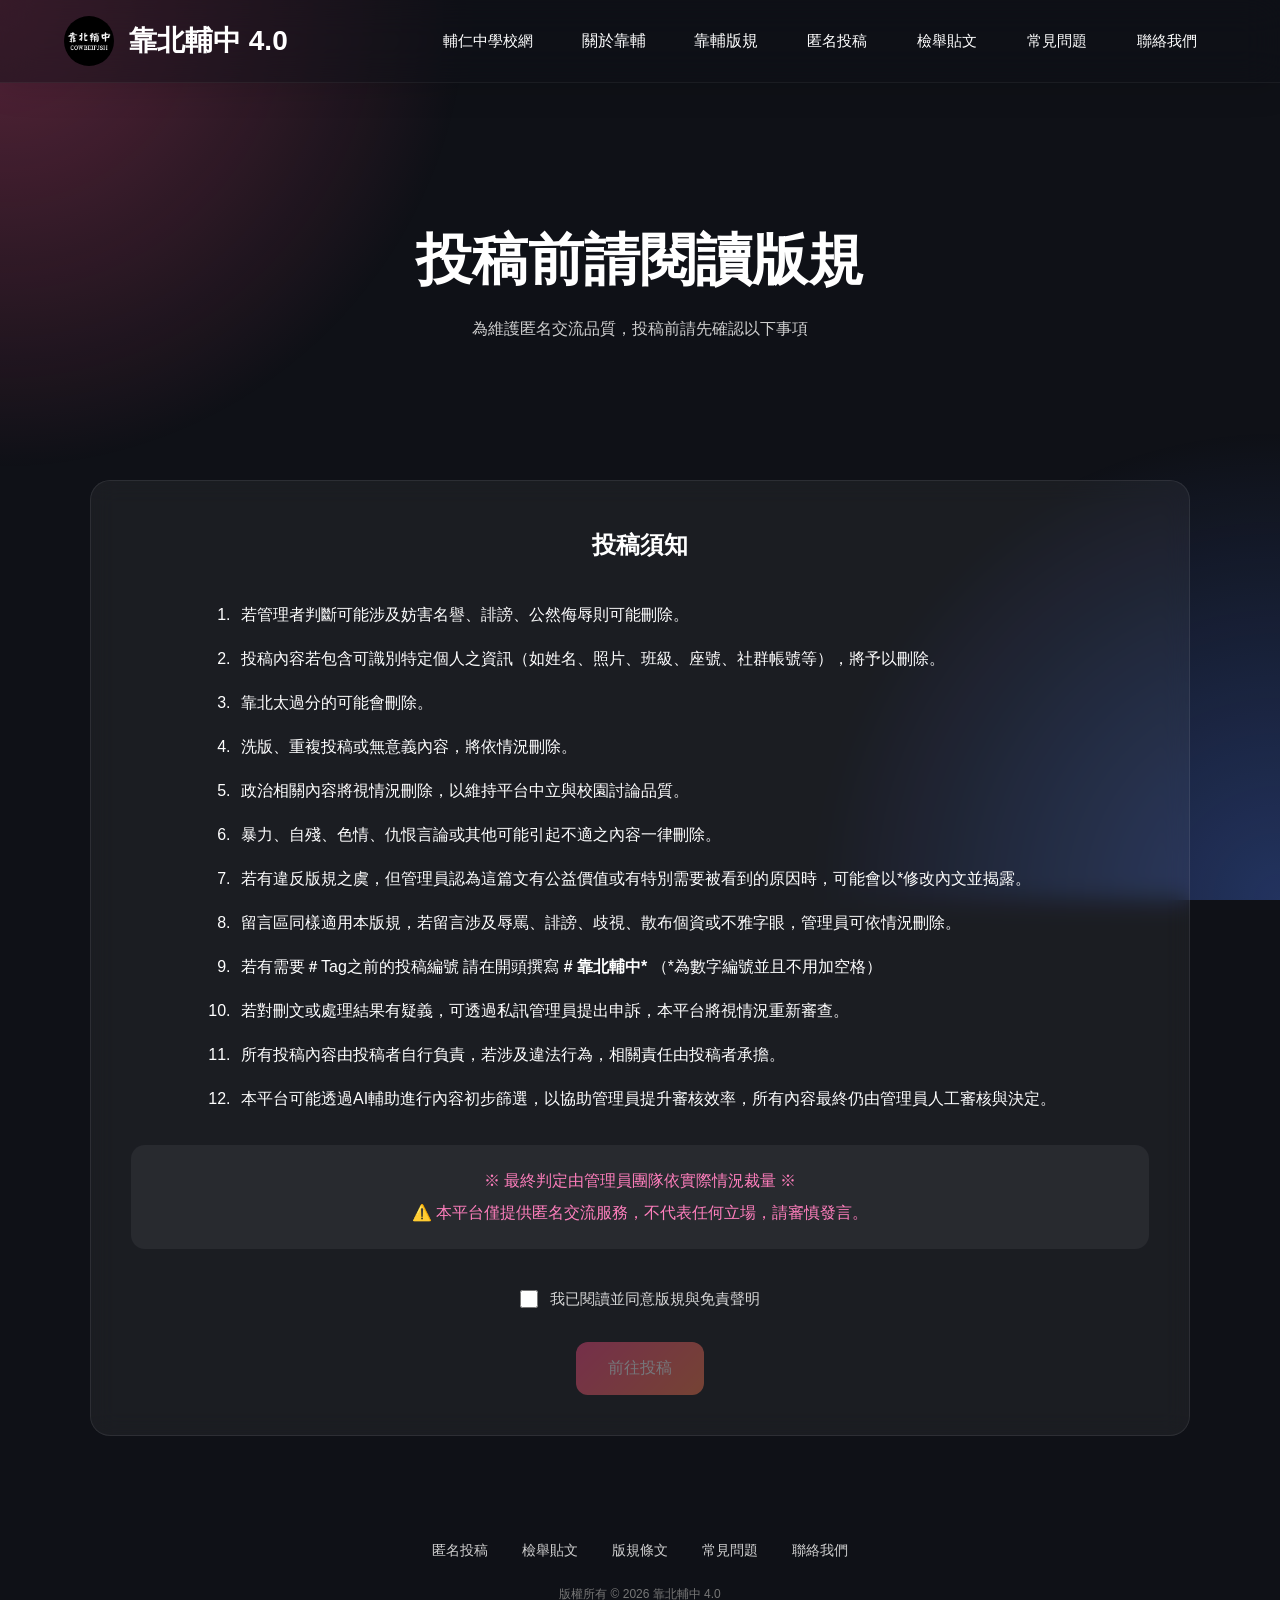
<file: submit_gate.html>
<!DOCTYPE html>
<html lang="zh-Hant">

<head>
    <meta charset="UTF-8">
    <meta name="viewport" content="width=device-width, initial-scale=1.0">
    <title>靠北輔中 4.0 - 投稿前確認</title>
    <link rel="stylesheet" href="css/global.css">
    <link rel="stylesheet" href="css/layout.css">
    <link rel="stylesheet" href="css/header.css">
    <link rel="stylesheet" href="css/footer.css">
    <link rel="stylesheet" href="css/submit_gate.css">
</head>

<body>

<div class="background"></div>

<header>

    <!-- Logo -->
    <a href="index.html" class="logo-area">
        <img src="assets/logo.png" alt="logo" class="logo-img">
        <div class="logo-text">靠北輔中 4.0</div>
    </a>

    <!-- Hamburger（手機/平板用） -->
    <button class="hamburger" id="hamburger-btn">
        ☰
    </button>

    <!-- Navigation -->
    <nav id="main-nav">

        <a href="https://rpage.fjsh.cy.edu.tw/" target="_blank">輔仁中學校網</a>

        <div class="dropdown">
            <button class="dropbtn">關於靠輔</button>
            <div class="dropdown-content">
                <a href="about_intro.html">靠輔簡介</a>
                <a href="about_history.html">靠輔歷史</a>
            </div>
        </div>

        <div class="dropdown">
            <button class="dropbtn">靠輔版規</button>
            <div class="dropdown-content">
                <a href="rules.html">版規條文</a>
                <a href="disclaimer.html">免責聲明</a>
            </div>
        </div>

        <a href="submit_gate.html">匿名投稿</a>
        <a href="report.html">檢舉貼文</a>
        <a href="faq.html">常見問題</a>

        <a href="https://www.instagram.com/cb_fjsh?utm_source=ig_web_button_share_sheet&igsh=ZDNlZDc0MzIxNw==" target="_blank">
            聯絡我們
        </a>

    </nav>

</header>

<!-- Hero -->
<section class="sub-hero">

    <h1>投稿前請閱讀版規</h1>

    <p>為維護匿名交流品質，投稿前請先確認以下事項</p>

</section>

<!-- 規則 -->
<section class="glass-card submit-gate-card">

    <h2>投稿須知</h2>

    <ol class="submit-rules-list">

        <li>若管理者判斷可能涉及妨害名譽、誹謗、公然侮辱則可能刪除。</li>

        <li>投稿內容若包含可識別特定個人之資訊（如姓名、照片、班級、座號、社群帳號等），將予以刪除。</li>

        <li>靠北太過分的可能會刪除。</li>

        <li>洗版、重複投稿或無意義內容，將依情況刪除。</li>

        <li>政治相關內容將視情況刪除，以維持平台中立與校園討論品質。</li>

        <li>暴力、自殘、色情、仇恨言論或其他可能引起不適之內容一律刪除。</li>

        <li>若有違反版規之虞，但管理員認為這篇文有公益價值或有特別需要被看到的原因時，可能會以*修改內文並揭露。</li>

        <li>留言區同樣適用本版規，若留言涉及辱罵、誹謗、歧視、散布個資或不雅字眼，管理員可依情況刪除。</li>

        <li>
            若有需要＃Tag之前的投稿編號 請在開頭撰寫
            <b># 靠北輔中*</b>
            （*為數字編號並且不用加空格）
        </li>

        <li>若對刪文或處理結果有疑義，可透過私訊管理員提出申訴，本平台將視情況重新審查。</li>

        <li>所有投稿內容由投稿者自行負責，若涉及違法行為，相關責任由投稿者承擔。</li>

        <li>本平台可能透過AI輔助進行內容初步篩選，以協助管理員提升審核效率，所有內容最終仍由管理員人工審核與決定。</li>

    </ol>

    <!-- 提示框 -->
    <div class="warning-box">
        <p>※ 最終判定由管理員團隊依實際情況裁量 ※</p>
        <p>⚠️ 本平台僅提供匿名交流服務，不代表任何立場，請審慎發言。</p>
    </div>

    <!-- checkbox -->
    <label class="agree-box">
        <input type="checkbox" id="agree-check">
        <span>我已閱讀並同意版規與免責聲明</span>
    </label>

    <!-- 按鈕 -->
    <button
        id="enter-submit"
        class="submit-btn submit-enter-btn"
        disabled
    >
        <span class="btn-text">前往投稿</span>
    </button>

</section>

<footer>

    <div class="footer-links">

        <a href="submit_gate.html">匿名投稿</a>
        <a href="report.html">檢舉貼文</a>
        <a href="rules.html">版規條文</a>
        <a href="faq.html">常見問題</a>

        <a href="https://www.instagram.com/cb_fjsh?utm_source=ig_web_button_share_sheet&igsh=ZDNlZDc0MzIxNw==" target="_blank">
            聯絡我們
        </a>

    </div>

    <p class="footer-copy">
        版權所有 &copy; 2026 靠北輔中 4.0
    </p>

</footer>

<script src="js/script.js"></script>

</body>
</html>
</file>
<file: css/global.css>
/* ================================
   Global Reset & Base
================================ */

*{
    margin: 0;
    padding: 0;
    box-sizing: border-box;
}

html{
    scroll-behavior: smooth;
}

body{
    background: #0f1117;
    color: white;
    font-family: sans-serif;
    overflow-x: hidden;
}

/* 背景 */

.background{
    position: fixed;
    width: 100%;
    height: 100%;
    background:
        radial-gradient(circle at top left, #ff4f8750, transparent 30%),
        radial-gradient(circle at bottom right, #4f7fff50, transparent 30%);
    z-index: -1;
}

/* ================================
   Glass Card
================================ */

.glass-card{
    width: 90%;
    max-width: 1100px;
    margin: 60px auto;
    padding: 40px;
    border-radius: 20px;
    background: rgba(255,255,255,0.05);
    border: 1px solid rgba(255,255,255,0.08);
    backdrop-filter: blur(12px);
    line-height: 2;
}

.glass-card h2{
    margin-bottom: 20px;
}

.glass-card h3{
    margin-top: 25px;
}

.glass-card ol{
    padding-left: 20px;
}

.glass-card ol li{
    margin-bottom: 12px;
}

/* ================================
   Warning Box
================================ */

.warning-box{
    margin-top: 30px;
    padding: 20px;
    border-radius: 14px;
    background: rgba(255,255,255,0.06);
    text-align: center;
    color: #ff7fbd;
}

/* ================================
   Buttons
================================ */

.submit-btn{
    padding: 16px 32px;
    border-radius: 12px;
    background: linear-gradient(135deg, #ff4f87, #ff7f50);
    text-decoration: none;
    color: white;
    transition: 0.3s;
    border: none;
    cursor: pointer;
    font-size: 16px;
    font-family: sans-serif;
}

.submit-btn:hover{
    transform: translateY(-5px);
}

.rules-btn{
    display: inline-block;
    margin-top: 35px;
    padding: 14px 28px;
    border-radius: 10px;
    background: linear-gradient(135deg, #ff4f87, #ff7f50);
    color: white;
    text-decoration: none;
    transition: 0.3s;
}

.rules-btn:hover{
    transform: translateY(-3px);
    opacity: 0.9;
}

.rules-btn-area{
    width: 100%;
    display: flex;
    justify-content: center;
    margin-top: -20px;
    margin-bottom: 60px;
}

/* ================================
   Inline Link
================================ */

.inline-link{
    color: #ff4f87;
    text-decoration: none;
    transition: 0.3s;
}

.inline-link:hover{
    opacity: 0.8;
}

/* ================================
   Fade-in Animation
================================ */

@keyframes fadeIn{
    from{ opacity: 0; transform: scale(0.98); }
    to{ opacity: 1; transform: scale(1); }
}

/* ================================
   RWD Global
================================ */

@media(max-width: 1024px){
    .glass-card{
        margin: 30px auto;
        padding: 28px;
    }
}

/* ================================
   Disclaimer
================================ */

.disclaimer-card{
    line-height: 2;
}

.disclaimer-intro{
    margin-bottom: 25px;
    color: #d7d7d7;
}

.disclaimer-block{
    margin-bottom: 25px;
}

.disclaimer-block h3{
    margin-bottom: 8px;
    color: #ffffff;
}

.disclaimer-block p{
    color: #d7d7d7;
}
</file>
<file: css/layout.css>
/* ================================
   Sub-page Hero
================================ */

.sub-hero{
    padding: 140px 20px 80px;
    text-align: center;
}

.sub-hero h1{
    font-size: 56px;
    margin-bottom: 20px;
}

.sub-hero p{
    color: #cfcfcf;
}

/* ================================
   RWD Layout
================================ */

@media(max-width: 1024px){
    .sub-hero{
        padding: 100px 20px 50px;
    }
}

@media(max-width: 768px){
    .sub-hero h1{
        font-size: 40px;
    }
}
</file>
<file: css/header.css>
/* ================================
   Header
================================ */

header{
    width: 100%;
    display: flex;
    justify-content: space-between;
    align-items: center;
    padding: 16px 5%;
    position: sticky;
    top: 0;
    background: rgba(15,17,23,0.45);
    backdrop-filter: blur(18px);
    border-bottom: 1px solid rgba(255,255,255,0.05);
    box-shadow: 0 8px 30px rgba(0,0,0,0.12);
    z-index: 9999;
}

/* ================================
   Logo
================================ */

.logo-area{
    display: flex;
    align-items: center;
    gap: 15px;
    text-decoration: none;
    color: white;
    transition: 0.25s;
    cursor: pointer;
    user-select: none;
    border-radius: 15px;
}

.logo-area:hover{
    transform: scale(1.03);
    filter: brightness(1.2);
    box-shadow: 0 10px 30px rgba(255,79,135,0.15);
}

.logo-area:active{
    transform: scale(0.96);
    filter: brightness(0.9);
}

.logo-img{
    width: 50px;
    height: 50px;
    border-radius: 50%;
}

.logo-text{
    font-size: 28px;
    font-weight: bold;
}

/* ================================
   Nav
================================ */

nav{
    display: flex;
    align-items: center;
    gap: 12px;
    flex-wrap: wrap;
}

nav a,
.dropbtn{
    display: flex;
    align-items: center;
    justify-content: center;
    padding: 12px 18px;
    background: transparent;
    border: 1px solid transparent;
    border-radius: 8px;
    color: white;
    text-decoration: none;
    font-size: 15px;
    font-family: sans-serif;
    transition: 0.25s;
    cursor: pointer;
}

nav a:hover,
.dropbtn:hover{
    background: rgba(255,255,255,0.06);
    border: 1px solid rgba(255,255,255,0.08);
    backdrop-filter: blur(10px);
    color: #ff4f87;
}

/* ================================
   Dropdown
================================ */

.dropdown{
    position: relative;
    display: flex;
    align-items: center;
}

.dropbtn{
    background: transparent;
    border: none;
    color: white;
    cursor: pointer;
    font-size: 16px;
}

.dropdown-content{
    position: absolute;
    top: 100%;
    left: auto;
    min-width: 100px;
    background: rgba(20,20,25,0.96);
    border-radius: 16px;
    overflow: hidden;
    border: 1px solid rgba(255,255,255,0.08);
    backdrop-filter: blur(12px);
    box-shadow: 0 10px 30px rgba(0,0,0,0.35);
    opacity: 0;
    transform: translateY(5px);
    pointer-events: none;
    transition: 0.25s;
    z-index: 999;
}

.dropdown-content a{
    display: block;
    padding: 14px 18px;
}

.dropdown-content a:hover{
    background: rgba(255,255,255,0.05);
}

.dropdown:hover .dropdown-content{
    opacity: 1;
    transform: translateY(0px);
    pointer-events: auto;
}

/* ================================
   Hamburger
================================ */

.hamburger{
    display: none;
    width: 46px;
    height: 46px;
    border: none;
    border-radius: 12px;
    background: rgba(255,255,255,0.05);
    color: white;
    font-size: 24px;
    cursor: pointer;
    transition: 0.25s;
}

.hamburger:hover{
    background: rgba(255,255,255,0.08);
    transform: scale(1.05);
}

/* ================================
   RWD Header
================================ */

@media(max-width: 1024px){

    .hamburger{
        display: block;
    }

    header{
        flex-direction: row;
        align-items: center;
    }

    nav{
        position: absolute;
        top: 85px;
        right: 5%;
        width: 260px;
        display: flex;
        flex-direction: column;
        gap: 8px;
        padding: 18px;
        border-radius: 20px;
        background: rgba(15,17,23,0.75);
        backdrop-filter: blur(20px);
        border: 1px solid rgba(255,255,255,0.06);
        box-shadow: 0 15px 40px rgba(0,0,0,0.35);
        opacity: 0;
        transform: translateY(-10px);
        pointer-events: none;
        transition: 0.3s ease;
    }

    nav.active{
        opacity: 1;
        transform: translateY(0px);
        pointer-events: auto;
    }

    nav a,
    .dropbtn{
        width: 100%;
        justify-content: flex-start;
        padding: 14px 16px;
        border-radius: 12px;
    }

    .dropdown{
        width: 100%;
        flex-direction: column;
        align-items: stretch;
    }

    .dropdown-content{
        position: static;
        opacity: 1;
        transform: none;
        pointer-events: auto;
        display: none;
        margin-top: 8px;
        background: rgba(20,20,25,0.98);
        border: 1px solid rgba(255,255,255,0.12);
        backdrop-filter: blur(25px);
        box-shadow: none;
    }

    .dropdown.open .dropdown-content{
        display: block;
    }
}
</file>
<file: css/footer.css>
/* ================================
   Footer
================================ */

footer{
    text-align: center;
    padding: 40px 20px;
    color: #aaaaaa;
}

.footer-links{
    display: flex;
    justify-content: center;
    flex-wrap: wrap;
    gap: 14px;
    margin-bottom: 20px;
}

.footer-links a{
    color: #d0d0d0;
    text-decoration: none;
    font-size: 14px;
    padding: 6px 10px;
    border-radius: 8px;
    transition: 0.25s;
}

.footer-links a:hover{
    color: #ff4f87;
    background: rgba(255,255,255,0.06);
    transform: translateY(-2px);
}

.footer-copy{
    font-size: 12px;
    color: #777;
}
</file>
<file: css/index.css>
/* ================================
   Hero (index)
================================ */

.hero{
    min-height: 90vh;
    display: flex;
    flex-direction: column;
    justify-content: center;
    align-items: center;
    text-align: center;
}

.hero h1{
    font-size: 72px;
    margin-bottom: 20px;
}

.hero p{
    color: #d0d0d0;
    margin-bottom: 40px;
    font-size: 22px;
}

.hero-img{
    width: calc(100% - 40px);
    max-width: 1200px;
    aspect-ratio: 16 / 5;
    object-fit: cover;
    display: block;
    margin: 0 auto 20px auto;
    border-radius: 0;
    box-shadow: none;
}

/* ================================
   Quick Section
================================ */

.quick-section{
    text-align: center;
}

.section-subtitle{
    color: #bdbdbd;
    margin-top: 10px;
    margin-bottom: 25px;
}

.quick-grid{
    display: grid;
    grid-template-columns: 1fr;
    gap: 20px;
}

.quick-card{
    display: flex;
    flex-direction: column;
    justify-content: center;
    align-items: center;
    gap: 8px;
    padding: 22px;
    border-radius: 14px;
    background: rgba(255,255,255,0.05);
    border: 1px solid rgba(255,255,255,0.08);
    text-decoration: none;
    color: white;
    transition: 0.25s;
    font-size: 16px;
}

.quick-card span{
    font-size: 13px;
    color: #bdbdbd;
}

.quick-card:hover{
    transform: translateY(-6px);
    background: rgba(255,255,255,0.08);
    color: #ff4f87;
}

.quick-card.primary{
    border: 1px solid rgba(255,79,135,0.4);
    background: rgba(255,79,135,0.08);
}

/* ================================
   Featured / Announcement
================================ */

.featured{
    text-align: center;
}

.announcement-box{
    margin-top: 20px;
    line-height: 2;
}

.highlight{
    color: #ff7fbd;
    font-weight: bold;
}

/* ================================
   Brand Story
================================ */

.brand-story{
    text-align: center;
    display: flex;
    flex-direction: column;
    align-items: center;
}

.brand-story p,
.brand-story ul{
    max-width: 700px;
}

.brand-list{
    margin-top: 15px;
    color: #d7d7d7;
    padding-left: 20px;
    text-align: left;
}

.brand-list li{
    margin-bottom: 10px;
    line-height: 1.8;
}

.brand-slogan{
    margin-top: 20px;
    color: #ff9bc0;
    font-weight: bold;
}

/* ================================
   RWD Index
================================ */

@media(max-width: 1024px){
    .quick-section{
        margin-top: 10px;
    }
}

@media(max-width: 768px){
    .hero h1{
        font-size: 48px;
    }
}
</file>
<file: css/history.css>
/* ================================
   History
================================ */

.history-container{
    width: 100%;
    padding-bottom: 80px;
}

.history-card{
    display: flex;
    align-items: center;
    gap: 40px;
}

.history-logo{
    width: 140px;
    height: 140px;
    object-fit: cover;
    border-radius: 50%;
    flex-shrink: 0;
    border: 2px solid rgba(255,255,255,0.08);
    background: rgba(255,255,255,0.03);
    transition: 0.3s;
}

.history-logo:hover{
    transform: scale(1.05);
    box-shadow: 0 0 25px rgba(255,79,135,0.25);
}

.history-content{
    flex: 1;
}

.history-content h2{
    margin-bottom: 18px;
}

.history-content p{
    color: #d7d7d7;
    line-height: 2;
}

.history-footer{
    text-align: center;
    margin-top: 0;
}

@media(max-width: 1024px){
    .history-card{
        margin-bottom: 20px;
    }
}

@media(max-width: 768px){
    .history-card{
        flex-direction: column;
        text-align: center;
    }
    .history-logo{
        width: 110px;
        height: 110px;
    }
}
</file>
<file: css/intro.css>
/* ================================
   Intro
================================ */

.intro-card{
    max-width: 1100px;
}

.intro-top{
    display: flex;
    align-items: center;
    gap: 30px;
    margin-bottom: 35px;
}

.intro-logo{
    width: 130px;
    height: 130px;
    border-radius: 50%;
    object-fit: cover;
    border: 2px solid rgba(255,255,255,0.08);
}

.intro-slogan{
    margin-top: 10px;
    color: #ff9bc0;
    font-size: 18px;
}

.intro-content p{
    color: #d7d7d7;
    line-height: 2.1;
    margin-bottom: 24px;
    font-size: 17px;
}

/* Feature Grid */

.intro-feature-container{
    width: 90%;
    max-width: 1100px;
    margin: auto;
    display: grid;
    grid-template-columns: repeat(3, 1fr);
    gap: 24px;
    padding-bottom: 60px;
}

.intro-feature{
    text-align: center;
}

.intro-feature h2{
    margin-bottom: 16px;
}

/* CTA */

.intro-cta{
    text-align: center;
}

.intro-cta p{
    margin-bottom: 30px;
    color: #d7d7d7;
}

/* RWD */

@media(max-width: 768px){
    .intro-top{
        flex-direction: column;
        text-align: center;
    }
    .intro-feature-container{
        grid-template-columns: 1fr;
    }
    .intro-content p{
        margin-bottom: 16px;
    }
}
</file>
<file: css/faq.css>
/* ================================
   FAQ
================================ */

.faq-container{
    width: 90%;
    max-width: 1100px;
    margin: auto;
    padding-bottom: 60px;
}

.faq-item{
    margin-bottom: 50px;
    line-height: 2.1;
}

.faq-item h2{
    margin-bottom: 16px;
    color: #ffffff;
}

.faq-item p{
    color: #d7d7d7;
    margin-bottom: 14px;
}

.faq-note{
    color: #ff9bc0;
    font-size: 15px;
}

.faq-item ol{
    padding-left: 25px;
    color: #d7d7d7;
}

.faq-item li{
    margin-bottom: 10px;
}

@media(max-width: 1024px){
    .faq-item{
        margin-bottom: 20px;
    }
}
</file>
<file: css/report.css>
/* ================================
   Report Page
================================ */

.report-card{
    text-align: center;
}

.ig-link{
    display: inline-block;
    margin-top: 30px;
    transition: 0.3s;
}

.ig-link:hover{
    transform: scale(1.08);
}

.ig-logo{
    width: 120px;
    height: 120px;
    object-fit: contain;
}
</file>
<file: css/rules.css>
/* ================================
   Rules Page
================================ */

/* Rules list uses .glass-card ol — already styled in global.css */
/* Page-specific overrides go here if needed */
</file>
<file: css/submit.css>
/* ================================================
   submit.css
   靠北輔中 4.0 — 投稿頁專屬樣式
   （需搭配 style.css 共用基底）
================================================ */


/* ================================================
   投稿卡片容器
================================================ */

.submit-card {
    max-width: 780px; /* 比一般 glass-card 窄，聚焦感更強 */
}


/* ================================================
   版規提示區
================================================ */

.submit-rules-hint {
    margin-bottom: 32px;
    padding-bottom: 24px;
    border-bottom: 1px solid rgba(255, 255, 255, 0.08);
}

.submit-rules-hint h2 {
    font-size: 22px;
    margin-bottom: 10px;
}

.submit-hint-text {
    color: #b0b0b0;
    font-size: 14px;
    line-height: 1.8;
}


/* ================================================
   表單共用群組
================================================ */

.submit-form {
    display: flex;
    flex-direction: column;
    gap: 28px; /* 各欄位之間的間距 */
}

.form-group {
    display: flex;
    flex-direction: column;
    gap: 10px;
}

/* 欄位標籤 */
.form-label {
    font-size: 15px;
    font-weight: bold;
    color: #ffffff;
    display: flex;
    align-items: center;
    flex-wrap: wrap;
    gap: 6px;
}

/* 必填紅星 */
.form-required {
    color: #ff4f87;
    font-size: 16px;
}

/* 選填提示 */
.form-optional {
    font-size: 12px;
    font-weight: normal;
    color: #888;
}


/* ================================================
   文字輸入框
================================================ */

.form-textarea {
    width: 100%;
    min-height: 200px;
    padding: 16px 18px;
    border-radius: 14px;
    background: rgba(255, 255, 255, 0.05);
    border: 1px solid rgba(255, 255, 255, 0.10);
    color: #ffffff;
    font-size: 15px;
    font-family: sans-serif;
    line-height: 1.8;
    resize: vertical;          /* 只允許垂直拉伸 */
    transition: border 0.25s, box-shadow 0.25s;
    outline: none;
}

/* 聚焦時邊框發光 */
.form-textarea:focus {
    border-color: rgba(255, 79, 135, 0.5);
    box-shadow: 0 0 0 3px rgba(255, 79, 135, 0.12);
}

/* placeholder 顏色 */
.form-textarea::placeholder {
    color: #555;
}


/* ================================================
   字數計數器
================================================ */

.char-counter {
    display: flex;
    justify-content: flex-end;  /* 靠右對齊 */
    align-items: center;
    gap: 3px;
    font-size: 13px;
    color: #888;
    margin-top: 2px;
    transition: color 0.3s;
}

/* 目前字數 */
#char-now {
    font-weight: bold;
    color: #cccccc;
    transition: color 0.3s;
}

.char-sep {
    color: #555;
}

.char-max {
    color: #555;
}

/* 接近上限（超過 9000 字）時變色警示 */
.char-counter.warn #char-now {
    color: #ffb347; /* 橘色警告 */
}

/* 達到上限時變紅 */
.char-counter.limit #char-now {
    color: #ff4f87;
}


/* ================================================
   圖片上傳 Dropzone
================================================ */

.upload-dropzone {
    position: relative;
    display: flex;
    flex-direction: column;
    align-items: center;
    justify-content: center;
    gap: 8px;
    padding: 32px 20px;
    border-radius: 14px;
    border: 2px dashed rgba(255, 255, 255, 0.15);
    background: rgba(255, 255, 255, 0.03);
    cursor: pointer;
    transition: border-color 0.25s, background 0.25s;
    text-align: center;
}

/* hover / drag-over 狀態 */
.upload-dropzone:hover,
.upload-dropzone.dragover {
    border-color: rgba(255, 79, 135, 0.55);
    background: rgba(255, 79, 135, 0.05);
}

.upload-icon {
    font-size: 32px;
    line-height: 1;
    margin-bottom: 4px;
    pointer-events: none; /* 不讓子元素攔截點擊 */
}

.upload-label {
    font-size: 15px;
    color: #d0d0d0;
    pointer-events: none;
}

.upload-sub {
    font-size: 12px;
    color: #666;
    pointer-events: none;
}

/* 隱藏真正的 file input，整個 dropzone 都可觸發 */
.file-input-hidden {
    position: absolute;
    inset: 0;           /* top/right/bottom/left: 0 的縮寫 */
    opacity: 0;
    cursor: pointer;
    width: 100%;
    height: 100%;
}

/* 達到 5 張上限後，dropzone 變灰不可點 */
.upload-dropzone.disabled {
    opacity: 0.4;
    pointer-events: none;
    cursor: not-allowed;
}


/* ================================================
   圖片預覽清單
================================================ */

.image-preview-list {
    display: flex;
    flex-wrap: wrap;
    gap: 12px;
    margin-top: 4px;
}

/* 單張預覽卡 */
.preview-item {
    position: relative;
    width: 110px;
    height: 110px;
    border-radius: 12px;
    overflow: hidden;
    border: 1px solid rgba(255, 255, 255, 0.10);
    background: rgba(255, 255, 255, 0.04);
    /* 進場動畫 */
    animation: previewFadeIn 0.3s ease both;
}

@keyframes previewFadeIn {
    from { opacity: 0; transform: scale(0.85); }
    to   { opacity: 1; transform: scale(1); }
}

/* 預覽圖本體 */
.preview-item img {
    width: 100%;
    height: 100%;
    object-fit: cover;
    display: block;
}

/* 刪除按鈕（右上角） */
.preview-remove-btn {
    position: absolute;
    top: 5px;
    right: 5px;
    width: 24px;
    height: 24px;
    border-radius: 50%;
    background: rgba(0, 0, 0, 0.70);
    border: 1px solid rgba(255, 255, 255, 0.20);
    color: #ffffff;
    font-size: 13px;
    line-height: 1;
    cursor: pointer;
    display: flex;
    align-items: center;
    justify-content: center;
    transition: background 0.2s, transform 0.2s;
    /* 確保在圖片上方 */
    z-index: 10;
}

.preview-remove-btn:hover {
    background: rgba(255, 79, 135, 0.85);
    transform: scale(1.15);
}

/* 圖片序號標籤（左下角，顯示第幾張） */
.preview-index {
    position: absolute;
    bottom: 5px;
    left: 7px;
    font-size: 11px;
    color: rgba(255, 255, 255, 0.70);
    background: rgba(0, 0, 0, 0.55);
    padding: 1px 5px;
    border-radius: 6px;
    pointer-events: none;
}

/* 退場動畫（刪除時加上此 class） */
.preview-item.removing {
    animation: previewFadeOut 0.25s ease forwards;
}

@keyframes previewFadeOut {
    to { opacity: 0; transform: scale(0.80); }
}


/* ================================================
   上傳進度條
================================================ */

/* 預設隱藏，JS 顯示 */
.upload-progress-wrap {
    display: none;
    flex-direction: column;
    gap: 8px;
    padding: 14px 18px;
    border-radius: 12px;
    background: rgba(255, 255, 255, 0.04);
    border: 1px solid rgba(255, 255, 255, 0.07);
}

/* 顯示中 */
.upload-progress-wrap.active {
    display: flex;
}

/* 上方標籤列（檔名 + 百分比） */
.upload-progress-label {
    display: flex;
    justify-content: space-between;
    align-items: center;
    font-size: 13px;
    color: #b0b0b0;
}

#upload-progress-filename {
    overflow: hidden;
    text-overflow: ellipsis;
    white-space: nowrap;
    max-width: 75%;
}

#upload-progress-pct {
    font-weight: bold;
    color: #ff9bc0;
    flex-shrink: 0;
}

/* 進度條軌道 */
.upload-progress-bar-bg {
    width: 100%;
    height: 6px;
    border-radius: 999px;
    background: rgba(255, 255, 255, 0.10);
    overflow: hidden;
}

/* 進度條填充 */
.upload-progress-bar-fill {
    height: 100%;
    width: 0%;
    border-radius: 999px;
    background: linear-gradient(90deg, #ff4f87, #ff7f50);
    transition: width 0.15s linear;
}


/* ================================================
   錯誤訊息區
================================================ */

.form-error {
    display: none; /* 無錯誤時隱藏 */
    padding: 14px 18px;
    border-radius: 12px;
    background: rgba(255, 79, 79, 0.10);
    border: 1px solid rgba(255, 79, 79, 0.30);
    color: #ff8080;
    font-size: 14px;
    line-height: 1.7;
}

/* 有錯誤訊息時顯示 */
.form-error.active {
    display: block;
}


/* ================================================
   提交按鈕
================================================ */

/* 繼承 style.css 的 .submit-btn，這裡做擴充 */
.submit-full-btn {
    width: 100%;
    display: flex;
    align-items: center;
    justify-content: center;
    gap: 8px;
    font-size: 16px;
    font-weight: bold;
    border: none;
    cursor: pointer;
    /* loading 文字預設隱藏 */
}

.submit-full-btn .btn-loading {
    display: none;
}

/* 送出中狀態 */
.submit-full-btn.loading .btn-text {
    display: none;
}

.submit-full-btn.loading .btn-loading {
    display: inline;
}

.submit-full-btn.loading {
    opacity: 0.7;
    cursor: not-allowed;
    pointer-events: none;
}


/* ================================================
   提交成功提示
================================================ */

/* 預設隱藏 */
.submit-success {
    display: none;
    flex-direction: column;
    align-items: center;
    text-align: center;
    gap: 14px;
    padding: 30px 20px;
    border-radius: 16px;
    background: rgba(79, 255, 148, 0.06);
    border: 1px solid rgba(79, 255, 148, 0.18);
    animation: fadeIn 0.5s ease both; /* 使用 style.css 的 fadeIn */
}

/* 顯示時 */
.submit-success.active {
    display: flex;
}

.success-icon {
    font-size: 40px;
}

.submit-success h3 {
    font-size: 20px;
    color: #a0ffcc;
}

.submit-success p {
    color: #b0b0b0;
    font-size: 14px;
    line-height: 1.8;
}

/* 回憶代碼框 */
.recall-code-box {
    display: flex;
    align-items: center;
    gap: 12px;
    padding: 12px 20px;
    border-radius: 12px;
    background: rgba(255, 255, 255, 0.06);
    border: 1px solid rgba(255, 255, 255, 0.10);
}

.recall-label {
    font-size: 13px;
    color: #888;
}

.recall-code {
    font-size: 18px;
    font-weight: bold;
    color: #ff9bc0;
    letter-spacing: 2px;
    font-family: monospace;
}


/* ================================================
   已發布投稿區
================================================ */

.posts-section {
    width: 90%;
    max-width: 780px; /* 與投稿卡片等寬 */
    margin: 0 auto 80px auto;
}

/* 標題列 */
.posts-header {
    margin-bottom: 28px;
    text-align: center;
}

.posts-title {
    font-size: 26px;
    margin-bottom: 8px;
}

.posts-subtitle {
    color: #888;
    font-size: 14px;
}

/* 投稿列表：垂直排列 */
.posts-list {
    display: flex;
    flex-direction: column;
    gap: 0; /* glass-card 本身有 margin，這裡不額外加 */
}


/* ================================================
   投稿卡片（Post Card）
================================================ */

.post-card {
    /* 覆蓋 glass-card 的左右 margin，讓它靠齊父層 */
    width: 100%;
    margin: 0 0 24px 0;
    padding: 24px 28px;
    line-height: 1.6; /* 覆蓋 glass-card 的 line-height: 2 */
    transition: transform 0.25s, box-shadow 0.25s;
}

.post-card:hover {
    transform: translateY(-3px);
    box-shadow: 0 12px 40px rgba(0, 0, 0, 0.25);
}

/* ── 卡片頂部 ── */
.post-card-header {
    display: flex;
    align-items: center;
    justify-content: space-between;
    margin-bottom: 16px;
    flex-wrap: wrap;        /* 手機版換行 */
    gap: 10px;
}

/* 作者連結區 */
.post-author {
    display: flex;
    align-items: center;
    gap: 12px;
    text-decoration: none;
    color: white;
    transition: opacity 0.2s;
}

.post-author:hover {
    opacity: 0.80;
}

/* 作者 Logo */
.post-author-logo {
    width: 42px;
    height: 42px;
    border-radius: 50%;
    object-fit: cover;
    border: 1px solid rgba(255, 255, 255, 0.12);
    flex-shrink: 0;
}

/* 作者文字資訊 */
.post-author-info {
    display: flex;
    flex-direction: column;
    gap: 2px;
}

.post-author-name {
    font-size: 14px;
    font-weight: bold;
    color: #ffffff;
}

.post-author-ig {
    font-size: 12px;
    color: #ff9bc0; /* 品牌粉色 */
}

/* 投稿編號 */
.post-number {
    font-size: 13px;
    font-weight: bold;
    color: #ff4f87;
    background: rgba(255, 79, 135, 0.10);
    border: 1px solid rgba(255, 79, 135, 0.20);
    padding: 4px 12px;
    border-radius: 999px; /* 膠囊形 */
    white-space: nowrap;
    flex-shrink: 0;
}

/* ── 卡片內文 ── */
.post-content {
    margin-bottom: 18px;
}

.post-content p {
    font-size: 15px;
    color: #d7d7d7;
    line-height: 1.9;
    white-space: pre-wrap; /* 保留換行符 */
    word-break: break-word; /* 避免長字串溢出 */
}

/* ── 卡片底部：時間資訊 ── */
.post-card-footer {
    display: flex;
    flex-wrap: wrap;
    gap: 14px;
    padding-top: 14px;
    border-top: 1px solid rgba(255, 255, 255, 0.06);
}

.post-submit-time,
.post-publish-date {
    font-size: 12px;
    color: #666;
}


/* ================================================
   RWD：平板以下（≤ 1024px）
================================================ */

@media (max-width: 1024px) {

    .submit-card,
    .posts-section {
        max-width: 100%; /* 讓 glass-card 的 90% 生效 */
    }

    .post-card {
        padding: 20px;
    }
}


/* ================================================
   RWD：手機（≤ 768px）
================================================ */

@media (max-width: 768px) {

    /* 預覽圖縮小 */
    .preview-item {
        width: 88px;
        height: 88px;
    }

    /* 作者區換行堆疊 */
    .post-card-header {
        flex-direction: column;
        align-items: flex-start;
    }

    /* 時間資訊換行 */
    .post-card-footer {
        flex-direction: column;
        gap: 6px;
    }

    /* 投稿按鈕滿版 */
    .submit-full-btn {
        width: 100%;
    }

    /* 回憶代碼框縮排 */
    .recall-code-box {
        flex-direction: column;
        gap: 6px;
    }
}

/* 附加圖片按鈕列 */
.attach-row {
    display: flex;
    align-items: center;
    gap: 14px;
    flex-wrap: wrap;
}

.attach-btn {
    padding: 10px 20px;
    border-radius: 10px;
    background: rgba(255, 255, 255, 0.07);
    border: 1px solid rgba(255, 255, 255, 0.12);
    color: #d0d0d0;
    font-size: 14px;
    font-family: sans-serif;
    cursor: pointer;
    transition: 0.25s;
}

.attach-btn:hover {
    background: rgba(255, 79, 135, 0.12);
    border-color: rgba(255, 79, 135, 0.4);
    color: #ff9bc0;
}

.attach-btn:disabled {
    opacity: 0.4;
    cursor: not-allowed;
}

.attach-hint {
    font-size: 13px;
    color: #888;
}
</file>
<file: css/submit_gate.css>
/* ================================
   Submit Gate Page
================================ */

.submit-gate-card h2{
    text-align: center;
}

.submit-rules-list{
    max-width: 850px;
    margin: 30px auto;
    text-align: left;
    line-height: 2;
}

.submit-rules-list li{
    padding-left: 6px;
    margin-bottom: 14px;
}

.agree-box{
    margin-top: 35px;
    display: flex;
    justify-content: center;
    align-items: center;
    gap: 12px;
}

.agree-box input[type="checkbox"]{
    width: 18px;
    height: 18px;
    accent-color: #ff4f87;
    cursor: pointer;
}

.agree-box span{
    color: #d7d7d7;
    font-size: 15px;
}

.submit-enter-btn{
    display: block;
    margin: 28px auto 0 auto;
}

.submit-enter-btn:disabled{
    opacity: 0.4;
    cursor: not-allowed;
    transform: none;
}

.submit-enter-btn:not(:disabled):hover{
    transform: translateY(-3px);
}

/* RWD */

@media(max-width: 768px){
    .submit-rules-list{
        padding: 0 10px;
        margin: 20px auto;
    }
    .submit-rules-list li{
        font-size: 14px;
        line-height: 1.9;
    }
    .submit-enter-btn{
        width: 90%;
        max-width: 320px;
    }
}
</file>
